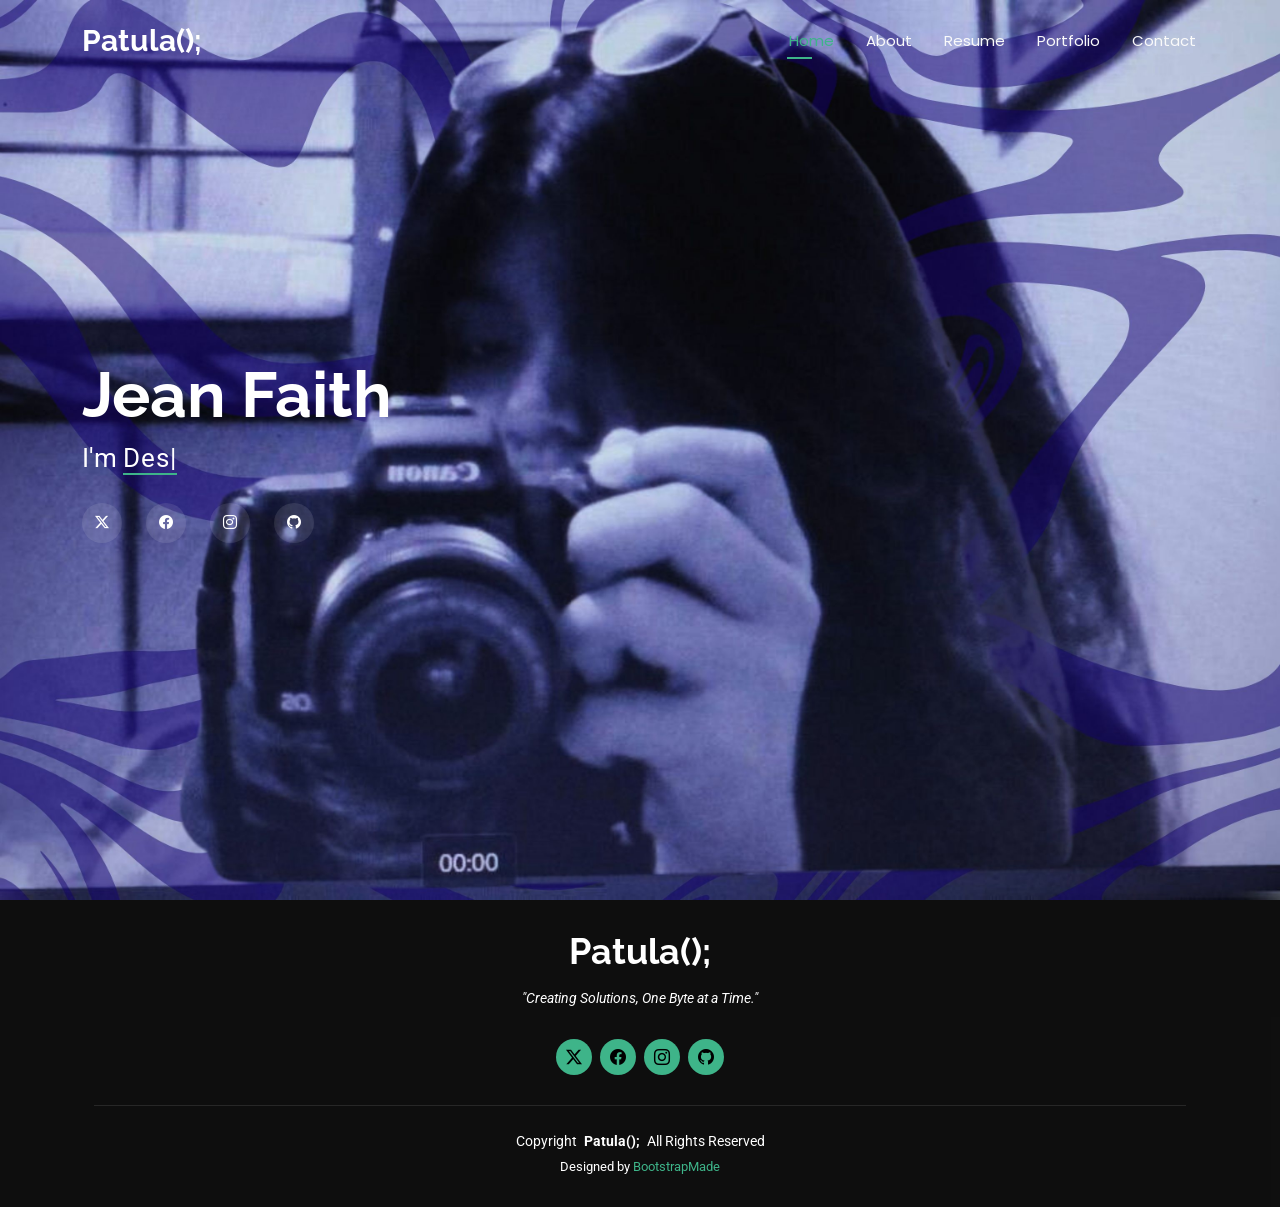
<file: index.html>
<!DOCTYPE html>
<html lang="en">

<head>
  <meta charset="utf-8">
  <meta content="width=device-width, initial-scale=1.0" name="viewport">
  <title>Jean Faith Marie Patula | Personal Website</title>
  <meta name="description" content="">
  <meta name="keywords" content="">

  <!-- Favicons -->
<link href="assets/img/favicon.png" rel="icon">
<link href="assets/img/apple-touch-icon.png" rel="apple-touch-icon">


  <!-- Fonts -->
  <link href="https://fonts.googleapis.com" rel="preconnect">
  <link href="https://fonts.gstatic.com" rel="preconnect" crossorigin>
  <link href="https://fonts.googleapis.com/css2?family=Roboto:ital,wght@0,100;0,300;0,400;0,500;0,700;0,900;1,100;1,300;1,400;1,500;1,700;1,900&family=Poppins:ital,wght@0,100;0,200;0,300;0,400;0,500;0,600;0,700;0,800;0,900;1,100;1,200;1,300;1,400;1,500;1,600;1,700;1,800;1,900&family=Raleway:ital,wght@0,100;0,200;0,300;0,400;0,500;0,600;0,700;0,800;0,900;1,100;1,200;1,300;1,400;1,500;1,600;1,700;1,800;1,900&display=swap" rel="stylesheet">

  <!-- Vendor CSS Files -->
  <link href="assets/vendor/bootstrap/css/bootstrap.min.css" rel="stylesheet">
  <link href="assets/vendor/bootstrap-icons/bootstrap-icons.css" rel="stylesheet">
  <link href="assets/vendor/aos/aos.css" rel="stylesheet">
  <link href="assets/vendor/swiper/swiper-bundle.min.css" rel="stylesheet">
  <link href="assets/vendor/glightbox/css/glightbox.min.css" rel="stylesheet">

  <!-- Main CSS File -->
  <link href="assets/css/main.css" rel="stylesheet">

  <!-- =======================================================
  * Template Name: Personal
  * Template URL: https://bootstrapmade.com/personal-free-resume-bootstrap-template/
  * Updated: Aug 07 2024 with Bootstrap v5.3.3
  * Author: BootstrapMade.com
  * License: https://bootstrapmade.com/license/
  ======================================================== -->
</head>

<body class="index-page">

  <header id="header" class="header d-flex align-items-center fixed-top">
    <div class="container-fluid container-xl position-relative d-flex align-items-center justify-content-between">

      <a href="index.html" class="logo d-flex align-items-center">
        <!-- Uncomment the line below if you also wish to use an image logo -->
        <!-- <img src="assets/img/logo.png" alt=""> -->
        <h1 class="sitename">Patula();</h1>
      </a>

      <nav id="navmenu" class="navmenu">
        <ul>
          <li><a href="index.html" class="active">Home</a></li>
          <li><a href="about.html">About</a></li>
          <li><a href="resume.html">Resume</a></li>
          <li><a href="portfolio.html">Portfolio</a></li>
          <!-- <li class="dropdown"><a href="#"><span>Dropdown</span> <i class="bi bi-chevron-down toggle-dropdown"></i></a>
          <ul>
              <li><a href="#">Dropdown 1</a></li>
              <li class="dropdown"><a href="#"><span>Deep Dropdown</span> <i class="bi bi-chevron-down toggle-dropdown"></i></a>
                <ul>
                  <li><a href="#">Deep Dropdown 1</a></li>
                  <li><a href="#">Deep Dropdown 2</a></li>
                  <li><a href="#">Deep Dropdown 3</a></li>
                  <li><a href="#">Deep Dropdown 4</a></li>
                  <li><a href="#">Deep Dropdown 5</a></li>
                </ul>
              </li>
              <li><a href="#">Dropdown 2</a></li>
              <li><a href="#">Dropdown 3</a></li>
              <li><a href="#">Dropdown 4</a></li>
            </ul>
          </li> -->
          <li><a href="contact.html">Contact</a></li>
        </ul>
        <i class="mobile-nav-toggle d-xl-none bi bi-list"></i>
      </nav>

    </div>
  </header>

  <main class="main">

    <!-- Hero Section -->
    <section id="hero" class="hero section dark-background">

      <img src="assets/img/peyt.jpg" alt="" data-aos="fade-in">

      <div class="container" data-aos="zoom-out" data-aos-delay="100">
        <h2>Jean Faith</h2>
        <p>I'm <span class="typed" data-typed-items="Designer, Developer, Freelancer, Photographer">Photographer</span><span class="typed-cursor typed-cursor--blink"></span></p>
        <div class="social-links">
          <a href="https://x.com/pitpitpeytt"><i class="bi bi-twitter-x"></i></a>
          <a href="https://www.facebook.com/ikigaii3/"><i class="bi bi-facebook"></i></a>
          <a href="https://www.instagram.com/peyt_zx/"><i class="bi bi-instagram"></i></a>
          <a href="https://github.com/JFMPatula"><i class="bi bi-github"></i></a>
        </div>
      </div>

    </section><!-- /Hero Section -->

  </main>

  <footer id="footer" class="footer dark-background">
    <div class="container">
      <h3 class="sitename">Patula();</h3>
      <p>"Creating Solutions, One Byte at a Time."</p>
      <div class="social-links d-flex justify-content-center">
        <a href="https://x.com/pitpitpeytt"><i class="bi bi-twitter-x"></i></a>
        <a href="https://www.facebook.com/ikigaii3/"><i class="bi bi-facebook"></i></a>
        <a href="https://www.instagram.com/peyt_zx/"><i class="bi bi-instagram"></i></a>
        <a href="https://github.com/JFMPatula"><i class="bi bi-github"></i></a>
        
      </div>
      <div class="container">
        <div class="copyright">
          <span>Copyright</span> <strong class="px-1 sitename">Patula();</strong> <span>All Rights Reserved</span>
        </div>
        <div class="credits">
          <!-- All the links in the footer should remain intact. -->
          <!-- You can delete the links only if you've purchased the pro version. -->
          <!-- Licensing information: https://bootstrapmade.com/license/ -->
          <!-- Purchase the pro version with working PHP/AJAX contact form: [buy-url] -->
          Designed by <a href="https://bootstrapmade.com/">BootstrapMade</a>
        </div>
      </div>
    </div>
  </footer>

  <!-- Scroll Top -->
  <a href="#" id="scroll-top" class="scroll-top d-flex align-items-center justify-content-center"><i class="bi bi-arrow-up-short"></i></a>



  <!-- Preloader -->
  <div id="preloader"></div>

  <!-- Vendor JS Files -->
  <script src="assets/vendor/bootstrap/js/bootstrap.bundle.min.js"></script>
  <script src="assets/vendor/php-email-form/validate.js"></script>
  <script src="assets/vendor/aos/aos.js"></script>
  <script src="assets/vendor/typed.js/typed.umd.js"></script>
  <script src="assets/vendor/purecounter/purecounter_vanilla.js"></script>
  <script src="assets/vendor/waypoints/noframework.waypoints.js"></script>
  <script src="assets/vendor/swiper/swiper-bundle.min.js"></script>
  <script src="assets/vendor/glightbox/js/glightbox.min.js"></script>
  <script src="assets/vendor/imagesloaded/imagesloaded.pkgd.min.js"></script>
  <script src="assets/vendor/isotope-layout/isotope.pkgd.min.js"></script>

  <!-- Main JS File -->
  <script src="assets/js/main.js"></script>

</body>

</html>
</file>
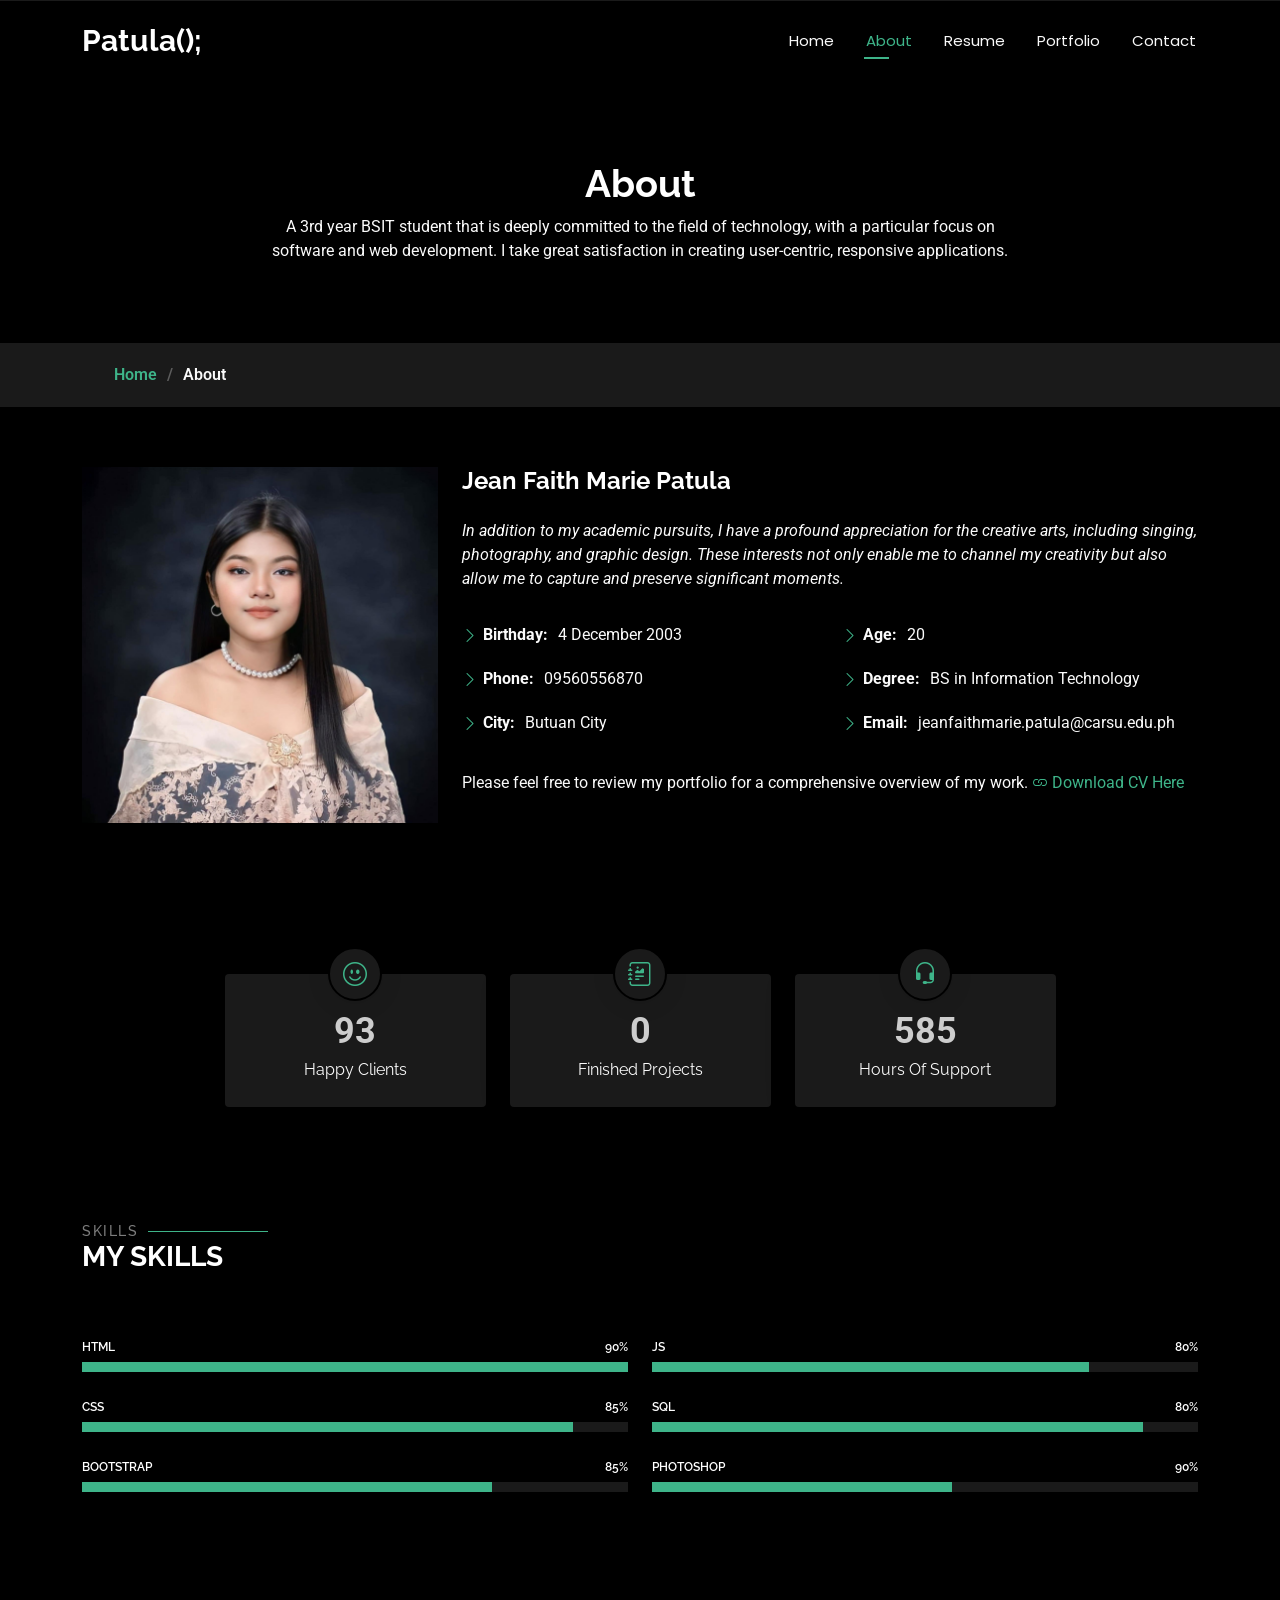
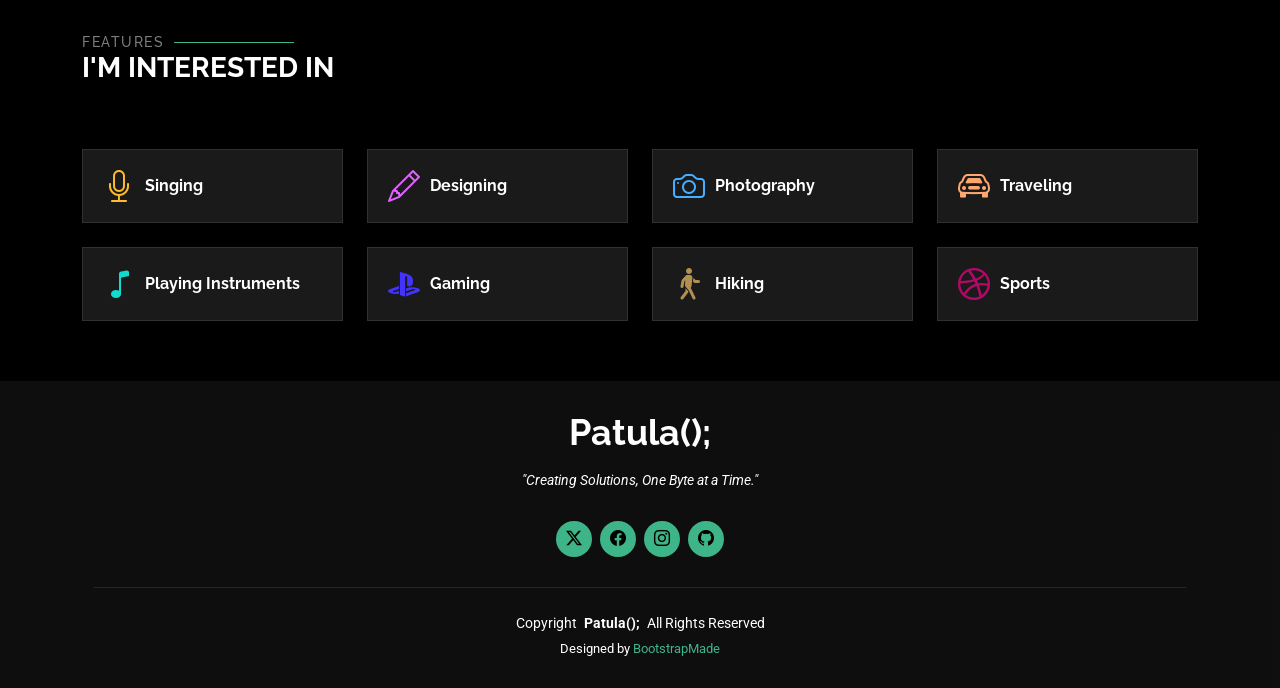
<file: about.html>
<!DOCTYPE html>
<html lang="en">

<head>
  <meta charset="utf-8">
  <meta content="width=device-width, initial-scale=1.0" name="viewport">
  <title>Jean Faith Marie Patula | Personal Website</title>
  <meta name="description" content="">
  <meta name="keywords" content="">

<!-- Favicons -->
<link href="assets/img/favicon.png" rel="icon">
<link href="assets/img/apple-touch-icon.png" rel="apple-touch-icon">


  <!-- Fonts -->
  <link href="https://fonts.googleapis.com" rel="preconnect">
  <link href="https://fonts.gstatic.com" rel="preconnect" crossorigin>
  <link href="https://fonts.googleapis.com/css2?family=Roboto:ital,wght@0,100;0,300;0,400;0,500;0,700;0,900;1,100;1,300;1,400;1,500;1,700;1,900&family=Poppins:ital,wght@0,100;0,200;0,300;0,400;0,500;0,600;0,700;0,800;0,900;1,100;1,200;1,300;1,400;1,500;1,600;1,700;1,800;1,900&family=Raleway:ital,wght@0,100;0,200;0,300;0,400;0,500;0,600;0,700;0,800;0,900;1,100;1,200;1,300;1,400;1,500;1,600;1,700;1,800;1,900&display=swap" rel="stylesheet">

  <!-- Vendor CSS Files -->
  <link href="assets/vendor/bootstrap/css/bootstrap.min.css" rel="stylesheet">
  <link href="assets/vendor/bootstrap-icons/bootstrap-icons.css" rel="stylesheet">
  <link href="assets/vendor/aos/aos.css" rel="stylesheet">
  <link href="assets/vendor/swiper/swiper-bundle.min.css" rel="stylesheet">
  <link href="assets/vendor/glightbox/css/glightbox.min.css" rel="stylesheet">

  <!-- Main CSS File -->
  <link href="assets/css/main.css" rel="stylesheet">

  <!-- =======================================================
  * Template Name: Personal
  * Template URL: https://bootstrapmade.com/personal-free-resume-bootstrap-template/
  * Updated: Aug 07 2024 with Bootstrap v5.3.3
  * Author: BootstrapMade.com
  * License: https://bootstrapmade.com/license/
  ======================================================== -->
</head>

<body class="about-page">

  <header id="header" class="header d-flex align-items-center fixed-top">
    <div class="container-fluid container-xl position-relative d-flex align-items-center justify-content-between">

      <a href="index.html" class="logo d-flex align-items-center">
        <!-- Uncomment the line below if you also wish to use an image logo -->
        <!-- <img src="assets/img/logo.png" alt=""> -->
        <h1 class="sitename">Patula();</h1>
      </a>

      <nav id="navmenu" class="navmenu">
        <ul>
          <li><a href="index.html">Home</a></li>
          <li><a href="about.html" class="active">About</a></li>
          <li><a href="resume.html">Resume</a></li>
          <li><a href="portfolio.html">Portfolio</a></li>
          <!-- <li class="dropdown"><a href="#"><span>Dropdown</span> <i class="bi bi-chevron-down toggle-dropdown"></i></a>
            <ul>
              <li><a href="#">Dropdown 1</a></li>
              <li class="dropdown"><a href="#"><span>Deep Dropdown</span> <i class="bi bi-chevron-down toggle-dropdown"></i></a>
                <ul>
                  <li><a href="#">Deep Dropdown 1</a></li>
                  <li><a href="#">Deep Dropdown 2</a></li>
                  <li><a href="#">Deep Dropdown 3</a></li>
                  <li><a href="#">Deep Dropdown 4</a></li>
                  <li><a href="#">Deep Dropdown 5</a></li>
                </ul>
              </li>
              <li><a href="#">Dropdown 2</a></li>
              <li><a href="#">Dropdown 3</a></li>
              <li><a href="#">Dropdown 4</a></li>
            </ul>
          </li> -->
          <li><a href="contact.html">Contact</a></li>
        </ul>
        <i class="mobile-nav-toggle d-xl-none bi bi-list"></i>
      </nav>

    </div>
  </header>

  <main class="main">

    <!-- Page Title -->
    <div class="page-title" data-aos="fade">
      <div class="heading">
        <div class="container">
          <div class="row d-flex justify-content-center text-center">
            <div class="col-lg-8">
              <h1>About</h1>
              <p class="mb-0">A 3rd year BSIT student that is deeply committed to the field of technology, with a particular focus on software and web development. I take great satisfaction in creating user-centric, responsive applications.</p>
            </div>
          </div>
        </div>
      </div>
      <nav class="breadcrumbs">
        <div class="container">
          <ol>
            <li><a href="index.html">Home</a></li>
            <li class="current">About</li>
          </ol>
        </div>
      </nav>
    </div><!-- End Page Title -->

    <!-- About Section -->
    <section id="about" class="about section">

      <div class="container" data-aos="fade-up" data-aos-delay="100">

        <div class="row gy-4 justify-content-center">
          <div class="col-lg-4">
            <img src="assets/img/profile.jpg" class="img-fluid" alt="">
          </div>
          <div class="col-lg-8 content">
            <h2>Jean Faith Marie Patula</h2>
            <p class="fst-italic py-3">
              In addition to my academic pursuits, I have a profound appreciation for the creative arts, including singing, photography, and graphic design. These interests not only enable me to channel my creativity but also allow me to capture and preserve significant moments. 
            </p>
            <div class="row">
              <div class="col-lg-6">
                <ul>
                  <li><i class="bi bi-chevron-right"></i> <strong>Birthday:</strong> <span>4 December 2003</span></li>
                  <li><i class="bi bi-chevron-right"></i> <strong>Phone:</strong> <span>09560556870</span></li>
                  <li><i class="bi bi-chevron-right"></i> <strong>City:</strong> <span>Butuan City</span></li>
                </ul>
              </div>
              <div class="col-lg-6">
                <ul>
                  <li><i class="bi bi-chevron-right"></i> <strong>Age:</strong> <span>20</span></li>
                  <li><i class="bi bi-chevron-right"></i> <strong>Degree:</strong> <span>BS in Information Technology</span></li>
                  <li><i class="bi bi-chevron-right"></i> <strong>Email:</strong> <span>jeanfaithmarie.patula@carsu.edu.ph</span></li>
                </ul>
              </div>
            </div>
            <p class="py-3">
              Please feel free to review my portfolio for a comprehensive overview of my work.
              
              <!-- Add your link here -->
              <a href="https://www.dropbox.com/scl/fi/artigrbbyx67ubza38ywu/Patula_CV.pdf?rlkey=30dddrc968sm5jwblnj5siqlz&st=nqty28dt&dl=0" class="text-decoration-none">
                <i class="bi bi-link"></i> Download CV Here
              </a>
            </p>
            
          </div>
        </div>

      </div>

    </section><!-- /About Section -->

    <!-- Stats Section -->
<section id="stats" class="stats section d-flex justify-content-center">

  <div class="container text-center" data-aos="fade-up" data-aos-delay="100">

    <div class="row gy-4 justify-content-center">
      <div class="col-lg-3 col-md-6 d-flex flex-column align-items-center">
        <i class="bi bi-emoji-smile"></i>
        <div class="stats-item">
          <span data-purecounter-start="0" data-purecounter-end="232" data-purecounter-duration="1" class="purecounter"></span>
          <p>Happy Clients</p>
        </div>
      </div><!-- End Stats Item -->

      <div class="col-lg-3 col-md-6 d-flex flex-column align-items-center">
        <i class="bi bi-journal-richtext"></i>
        <div class="stats-item">
          <span data-purecounter-start="0" data-purecounter-end="1" data-purecounter-duration="1" class="purecounter"></span>
          <p>Finished Projects</p>
        </div>
      </div><!-- End Stats Item -->

      <div class="col-lg-3 col-md-6 d-flex flex-column align-items-center">
        <i class="bi bi-headset"></i>
        <div class="stats-item">
          <span data-purecounter-start="0" data-purecounter-end="1463" data-purecounter-duration="1" class="purecounter"></span>
          <p>Hours Of Support</p>
        </div>
      </div><!-- End Stats Item -->
    </div>

  </div>

</section>


       

    <!-- Skills Section -->
    <section id="skills" class="skills section">

      <!-- Section Title -->
      <div class="container section-title" data-aos="fade-up">
        <h2>Skills</h2>
        <div><span>My</span> <span class="description-title">Skills</span></div>
      </div><!-- End Section Title -->

      <div class="container" data-aos="fade-up" data-aos-delay="100">

        <div class="row skills-content skills-animation">

          <div class="col-lg-6">

            <div class="progress">
              <span class="skill"><span>HTML</span> <i class="val">90%</i></span>
              <div class="progress-bar-wrap">
                <div class="progress-bar" role="progressbar" aria-valuenow="100" aria-valuemin="0" aria-valuemax="100"></div>
              </div>
            </div><!-- End Skills Item -->

            <div class="progress">
              <span class="skill"><span>CSS</span> <i class="val">85%</i></span>
              <div class="progress-bar-wrap">
                <div class="progress-bar" role="progressbar" aria-valuenow="90" aria-valuemin="0" aria-valuemax="100"></div>
              </div>
            </div><!-- End Skills Item -->

            <div class="progress">
              <span class="skill"><span>Bootstrap</span> <i class="val">85%</i></span>
              <div class="progress-bar-wrap">
                <div class="progress-bar" role="progressbar" aria-valuenow="75" aria-valuemin="0" aria-valuemax="100"></div>
              </div>
            </div><!-- End Skills Item -->

          </div>

          <div class="col-lg-6">

            <div class="progress">
              <span class="skill"><span>JS</span> <i class="val">80%</i></span>
              <div class="progress-bar-wrap">
                <div class="progress-bar" role="progressbar" aria-valuenow="80" aria-valuemin="0" aria-valuemax="100"></div>
              </div>
            </div><!-- End Skills Item -->

            <div class="progress">
              <span class="skill"><span>SQL</span> <i class="val">80%</i></span>
              <div class="progress-bar-wrap">
                <div class="progress-bar" role="progressbar" aria-valuenow="90" aria-valuemin="0" aria-valuemax="100"></div>
              </div>
            </div><!-- End Skills Item -->

            <div class="progress">
              <span class="skill"><span>Photoshop</span> <i class="val">90%</i></span>
              <div class="progress-bar-wrap">
                <div class="progress-bar" role="progressbar" aria-valuenow="55" aria-valuemin="0" aria-valuemax="100"></div>
              </div>
            </div><!-- End Skills Item -->

          </div>

        </div>

      </div>

    </section><!-- /Skills Section -->

    <!-- Interests Section -->
    <section id="interests" class="interests section">

      <!-- Section Title -->
      <div class="container section-title" data-aos="fade-up">
        <h2>Features</h2>
        <div><span>I'm</span> <span class="description-title">interested in</span></div>
      </div><!-- End Section Title -->

      <div class="container">

        <div class="row gy-4">

          <div class="col-lg-3 col-md-4" data-aos="fade-up" data-aos-delay="100">
            <div class="features-item">
              <i class="bi bi-mic" style="color: #ffbb2c;"></i>
              <h3><a href="" class="stretched-link">Singing</a></h3>
            </div>
          </div><!-- End Feature Item -->

      

          <div class="col-lg-3 col-md-4" data-aos="fade-up" data-aos-delay="400">
            <div class="features-item">
              <i class="bi bi-pencil" style="color: #e361ff;"></i>
              <h3><a href="" class="stretched-link">Designing</a></h3>
            </div>
          </div><!-- End Feature Item -->

          <div class="col-lg-3 col-md-4" data-aos="fade-up" data-aos-delay="500">
            <div class="features-item">
              <i class="bi bi-camera" style="color: #47aeff;"></i>
              <h3><a href="" class="stretched-link">Photography</a></h3>
            </div>
          </div><!-- End Feature Item -->

          <div class="col-lg-3 col-md-4" data-aos="fade-up" data-aos-delay="600">
            <div class="features-item">
              <i class="bi bi-car-front" style="color: #ffa76e;"></i>
              <h3><a href="" class="stretched-link">Traveling</a></h3>
            </div>
          </div><!-- End Feature Item -->

          <div class="col-lg-3 col-md-4" data-aos="fade-up" data-aos-delay="700">
            <div class="features-item">
              <i class="bi bi-music-note" style="color: #11dbcf;"></i>
              <h3><a href="" class="stretched-link">Playing Instruments</a></h3>
            </div>
          </div><!-- End Feature Item -->

          <div class="col-lg-3 col-md-4" data-aos="fade-up" data-aos-delay="800">
            <div class="features-item">
              <i class="bi bi-playstation" style="color: #4233ff;"></i>
              <h3><a href="" class="stretched-link">Gaming</a></h3>
            </div>
          </div><!-- End Feature Item -->

          <div class="col-lg-3 col-md-4" data-aos="fade-up" data-aos-delay="900">
            <div class="features-item">
              <i class="bi bi-person-walking" style="color: #b2904f;"></i>
              <h3><a href="" class="stretched-link">Hiking</a></h3>
            </div>
          </div><!-- End Feature Item -->

          <div class="col-lg-3 col-md-4" data-aos="fade-up" data-aos-delay="1000">
            <div class="features-item">
              <i class="bi bi-dribbble" style="color: #b20969;"></i>
              <h3><a href="" class="stretched-link">Sports</a></h3>
            </div>
          </div><!-- End Feature Item -->

        </div>

      </div>

    </section><!-- /Interests Section -->


  </main>

  <footer id="footer" class="footer dark-background">
    <div class="container">
      <h3 class="sitename">Patula();</h3>
      <p>"Creating Solutions, One Byte at a Time."</p>
      <div class="social-links d-flex justify-content-center">
        <a href="https://x.com/pitpitpeytt"><i class="bi bi-twitter-x"></i></a>
        <a href="https://www.facebook.com/ikigaii3/"><i class="bi bi-facebook"></i></a>
        <a href="https://www.instagram.com/peyt_zx/"><i class="bi bi-instagram"></i></a>
        <a href="https://github.com/JFMPatula"><i class="bi bi-github"></i></a>
        
      </div>
      <div class="container">
        <div class="copyright">
          <span>Copyright</span> <strong class="px-1 sitename">Patula();</strong> <span>All Rights Reserved</span>
        </div>
        <div class="credits">
          <!-- All the links in the footer should remain intact. -->
          <!-- You can delete the links only if you've purchased the pro version. -->
          <!-- Licensing information: https://bootstrapmade.com/license/ -->
          <!-- Purchase the pro version with working PHP/AJAX contact form: [buy-url] -->
          Designed by <a href="https://bootstrapmade.com/">BootstrapMade</a>
        </div>
      </div>
    </div>
  </footer>

  <!-- Scroll Top -->
  <a href="#" id="scroll-top" class="scroll-top d-flex align-items-center justify-content-center"><i class="bi bi-arrow-up-short"></i></a>

  <!-- Preloader -->
  <div id="preloader"></div>

  <!-- Vendor JS Files -->
  <script src="assets/vendor/bootstrap/js/bootstrap.bundle.min.js"></script>
  <script src="assets/vendor/php-email-form/validate.js"></script>
  <script src="assets/vendor/aos/aos.js"></script>
  <script src="assets/vendor/typed.js/typed.umd.js"></script>
  <script src="assets/vendor/purecounter/purecounter_vanilla.js"></script>
  <script src="assets/vendor/waypoints/noframework.waypoints.js"></script>
  <script src="assets/vendor/swiper/swiper-bundle.min.js"></script>
  <script src="assets/vendor/glightbox/js/glightbox.min.js"></script>
  <script src="assets/vendor/imagesloaded/imagesloaded.pkgd.min.js"></script>
  <script src="assets/vendor/isotope-layout/isotope.pkgd.min.js"></script>

  <!-- Main JS File -->
  <script src="assets/js/main.js"></script>

</body>

</html>
</file>
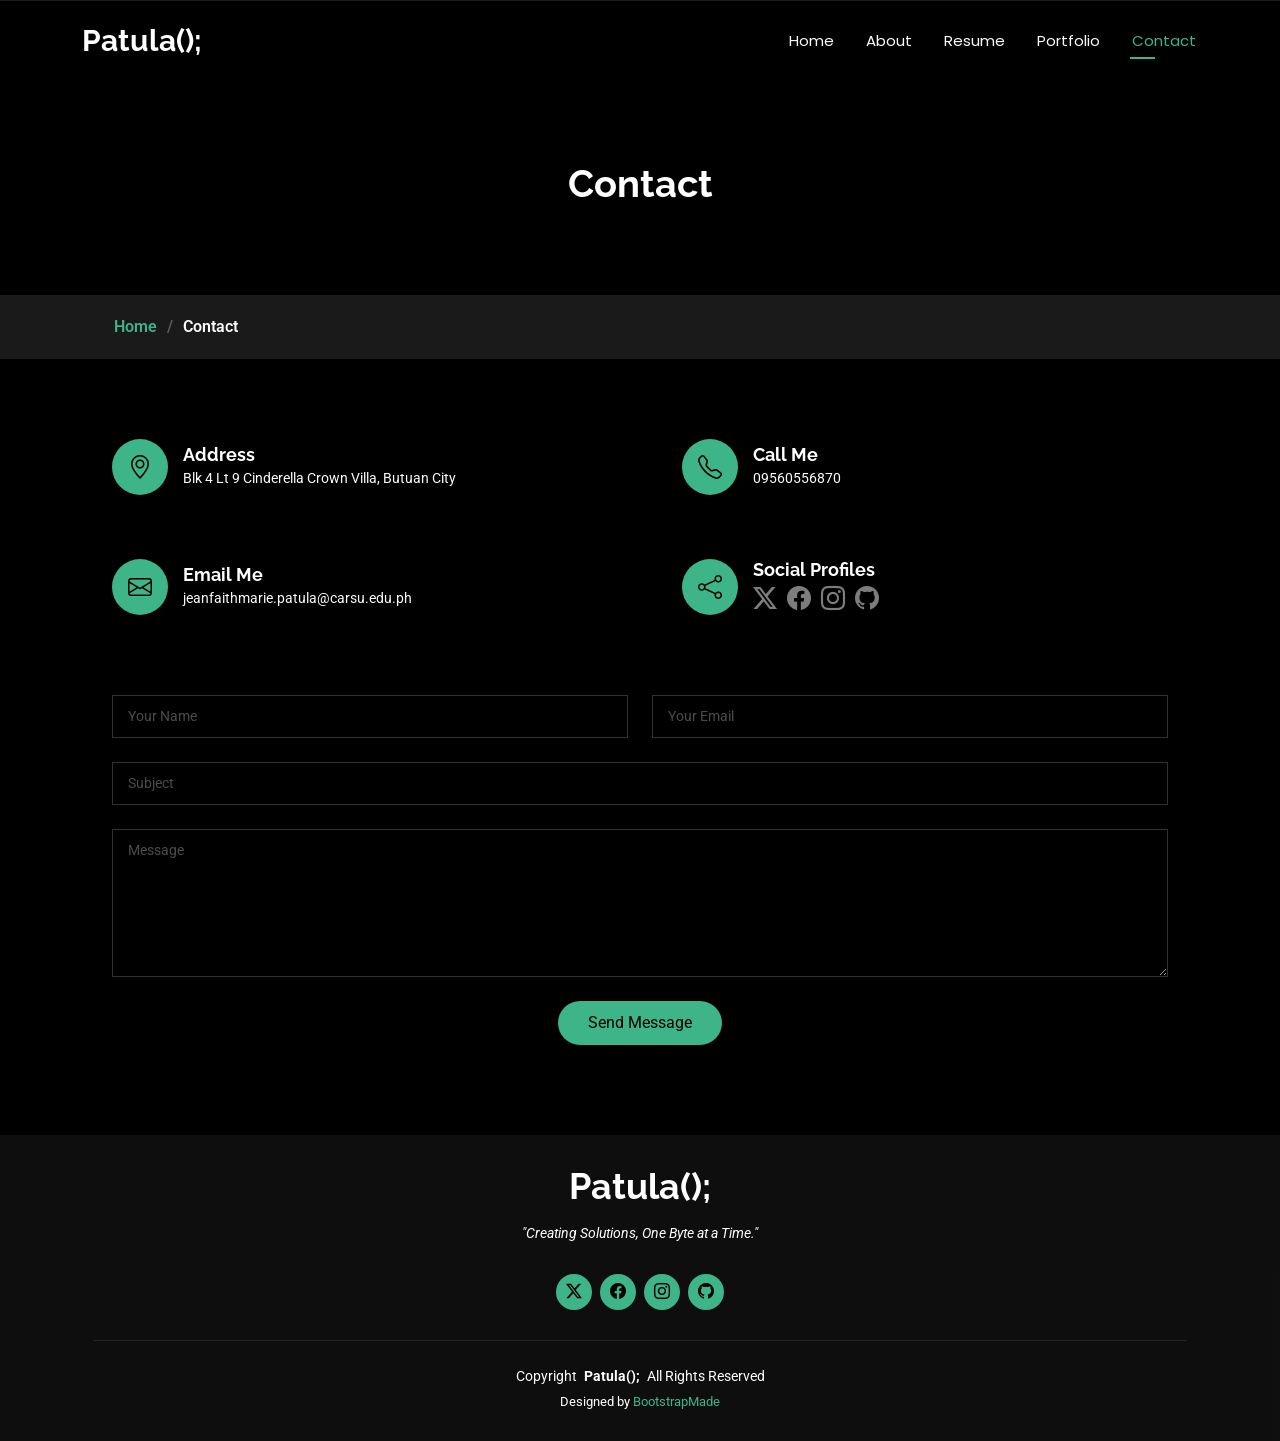
<file: contact.html>
<!DOCTYPE html>
<html lang="en">

<head>
  <meta charset="utf-8">
  <meta content="width=device-width, initial-scale=1.0" name="viewport">
  <title>Jean Faith Marie Patula | Personal Website</title>
  <meta name="description" content="">
  <meta name="keywords" content="">

<!-- Favicons -->
<link href="assets/img/favicon.png" rel="icon">
<link href="assets/img/apple-touch-icon.png" rel="apple-touch-icon">


  <!-- Fonts -->
  <link href="https://fonts.googleapis.com" rel="preconnect">
  <link href="https://fonts.gstatic.com" rel="preconnect" crossorigin>
  <link href="https://fonts.googleapis.com/css2?family=Roboto:ital,wght@0,100;0,300;0,400;0,500;0,700;0,900;1,100;1,300;1,400;1,500;1,700;1,900&family=Poppins:ital,wght@0,100;0,200;0,300;0,400;0,500;0,600;0,700;0,800;0,900;1,100;1,200;1,300;1,400;1,500;1,600;1,700;1,800;1,900&family=Raleway:ital,wght@0,100;0,200;0,300;0,400;0,500;0,600;0,700;0,800;0,900;1,100;1,200;1,300;1,400;1,500;1,600;1,700;1,800;1,900&display=swap" rel="stylesheet">

  <!-- Vendor CSS Files -->
  <link href="assets/vendor/bootstrap/css/bootstrap.min.css" rel="stylesheet">
  <link href="assets/vendor/bootstrap-icons/bootstrap-icons.css" rel="stylesheet">
  <link href="assets/vendor/aos/aos.css" rel="stylesheet">
  <link href="assets/vendor/swiper/swiper-bundle.min.css" rel="stylesheet">
  <link href="assets/vendor/glightbox/css/glightbox.min.css" rel="stylesheet">

  <!-- Main CSS File -->
  <link href="assets/css/main.css" rel="stylesheet">

  <!-- =======================================================
  * Template Name: Personal
  * Template URL: https://bootstrapmade.com/personal-free-resume-bootstrap-template/
  * Updated: Aug 07 2024 with Bootstrap v5.3.3
  * Author: BootstrapMade.com
  * License: https://bootstrapmade.com/license/
  ======================================================== -->
</head>

<body class="contact-page">

  <header id="header" class="header d-flex align-items-center fixed-top">
    <div class="container-fluid container-xl position-relative d-flex align-items-center justify-content-between">

      <a href="index.html" class="logo d-flex align-items-center">
        <!-- Uncomment the line below if you also wish to use an image logo -->
        <!-- <img src="assets/img/logo.png" alt=""> -->
        <h1 class="sitename">Patula();</h1>
      </a>

      <nav id="navmenu" class="navmenu">
        <ul>
          <li><a href="index.html">Home</a></li>
          <li><a href="about.html">About</a></li>
          <li><a href="resume.html">Resume</a></li>
          <li><a href="portfolio.html">Portfolio</a></li>
          <!-- <li class="dropdown"><a href="#"><span>Dropdown</span> <i class="bi bi-chevron-down toggle-dropdown"></i></a>
            <ul>
              <li><a href="#">Dropdown 1</a></li>
              <li class="dropdown"><a href="#"><span>Deep Dropdown</span> <i class="bi bi-chevron-down toggle-dropdown"></i></a>
                <ul>
                  <li><a href="#">Deep Dropdown 1</a></li>
                  <li><a href="#">Deep Dropdown 2</a></li>
                  <li><a href="#">Deep Dropdown 3</a></li>
                  <li><a href="#">Deep Dropdown 4</a></li>
                  <li><a href="#">Deep Dropdown 5</a></li>
                </ul>
              </li>
              <li><a href="#">Dropdown 2</a></li>
              <li><a href="#">Dropdown 3</a></li>
              <li><a href="#">Dropdown 4</a></li>
            </ul>
          </li> -->
          <li><a href="contact.html" class="active">Contact</a></li>
        </ul>
        <i class="mobile-nav-toggle d-xl-none bi bi-list"></i>
      </nav>

    </div>
  </header>

  <main class="main">

    <!-- Page Title -->
    <div class="page-title" data-aos="fade">
      <div class="heading">
        <div class="container">
          <div class="row d-flex justify-content-center text-center">
            <div class="col-lg-8">
              <h1>Contact</h1>
            </div>
          </div>
        </div>
      </div>
      <nav class="breadcrumbs">
        <div class="container">
          <ol>
            <li><a href="index.html">Home</a></li>
            <li class="current">Contact</li>
          </ol>
        </div>
      </nav>
    </div><!-- End Page Title -->

    <!-- Contact Section -->
    <section id="contact" class="contact section">

      <div class="container" data-aos="fade-up" data-aos-delay="100">

        <div class="row gy-4">

          <div class="col-md-6">
            <div class="info-item d-flex align-items-center" data-aos="fade-up" data-aos-delay="200">
              <i class="icon bi bi-geo-alt flex-shrink-0"></i>
              <div>
                <h3>Address</h3>
                <p>Blk 4 Lt 9 Cinderella Crown Villa, Butuan City</p>
              </div>
            </div>
          </div><!-- End Info Item -->

          <div class="col-md-6">
            <div class="info-item d-flex align-items-center" data-aos="fade-up" data-aos-delay="300">
              <i class="icon bi bi-telephone flex-shrink-0"></i>
              <div>
                <h3>Call Me</h3>
                <p>09560556870</p>
              </div>
            </div>
          </div><!-- End Info Item -->

          <div class="col-md-6">
            <div class="info-item d-flex align-items-center" data-aos="fade-up" data-aos-delay="400">
              <i class="icon bi bi-envelope flex-shrink-0"></i>
              <div>
                <h3>Email Me</h3>
                <p>jeanfaithmarie.patula@carsu.edu.ph</p>
              </div>
            </div>
          </div><!-- End Info Item -->

          <div class="col-md-6">
            <div class="info-item d-flex align-items-center" data-aos="fade-up" data-aos-delay="500">
              <i class="icon bi bi-share flex-shrink-0"></i>
              <div>
                <h3>Social Profiles</h3>
                <div class="social-links">
                  <a href="https://x.com/pitpitpeytt"><i class="bi bi-twitter-x"></i></a>
                  <a href="https://www.facebook.com/ikigaii3/"><i class="bi bi-facebook"></i></a>
                  <a href="https://www.instagram.com/peyt_zx/"><i class="bi bi-instagram"></i></a>
                  <a href="https://github.com/JFMPatula"><i class="bi bi-github"></i></a>
                  
                </div>
              </div>
            </div>
          </div><!-- End Info Item -->

        </div>

        <form action="forms/contact.php" method="post" class="php-email-form" data-aos="fade-up" data-aos-delay="600">
          <div class="row gy-4">

            <div class="col-md-6">
              <input type="text" name="name" class="form-control" placeholder="Your Name" required="">
            </div>

            <div class="col-md-6 ">
              <input type="email" class="form-control" name="email" placeholder="Your Email" required="">
            </div>

            <div class="col-md-12">
              <input type="text" class="form-control" name="subject" placeholder="Subject" required="">
            </div>

            <div class="col-md-12">
              <textarea class="form-control" name="message" rows="6" placeholder="Message" required=""></textarea>
            </div>

            <div class="col-md-12 text-center">
              <div class="loading">Loading</div>
              <div class="error-message"></div>
              <div class="sent-message">Your message has been sent. Thank you!</div>

              <button type="submit">Send Message</button>
            </div>

          </div>
        </form><!-- End Contact Form -->

      </div>

    </section><!-- /Contact Section -->

  </main>

  <footer id="footer" class="footer dark-background">
    <div class="container">
      <h3 class="sitename">Patula();</h3>
      <p>"Creating Solutions, One Byte at a Time."</p>
      <div class="social-links d-flex justify-content-center">
        <a href="https://x.com/pitpitpeytt"><i class="bi bi-twitter-x"></i></a>
        <a href="https://www.facebook.com/ikigaii3/"><i class="bi bi-facebook"></i></a>
        <a href="https://www.instagram.com/peyt_zx/"><i class="bi bi-instagram"></i></a>
        <a href="https://github.com/JFMPatula"><i class="bi bi-github"></i></a>
      </div>
      <div class="container">
        <div class="copyright">
          <span>Copyright</span> <strong class="px-1 sitename">Patula();</strong> <span>All Rights Reserved</span>
        </div>
        <div class="credits">
          <!-- All the links in the footer should remain intact. -->
          <!-- You can delete the links only if you've purchased the pro version. -->
          <!-- Licensing information: https://bootstrapmade.com/license/ -->
          <!-- Purchase the pro version with working PHP/AJAX contact form: [buy-url] -->
          Designed by <a href="https://bootstrapmade.com/">BootstrapMade</a>
        </div>
      </div>
    </div>
  </footer>

  <!-- Scroll Top -->
  <a href="#" id="scroll-top" class="scroll-top d-flex align-items-center justify-content-center"><i class="bi bi-arrow-up-short"></i></a>

  <!-- Preloader -->
  <div id="preloader"></div>

  <!-- Vendor JS Files -->
  <script src="assets/vendor/bootstrap/js/bootstrap.bundle.min.js"></script>
  <script src="assets/vendor/php-email-form/validate.js"></script>
  <script src="assets/vendor/aos/aos.js"></script>
  <script src="assets/vendor/typed.js/typed.umd.js"></script>
  <script src="assets/vendor/purecounter/purecounter_vanilla.js"></script>
  <script src="assets/vendor/waypoints/noframework.waypoints.js"></script>
  <script src="assets/vendor/swiper/swiper-bundle.min.js"></script>
  <script src="assets/vendor/glightbox/js/glightbox.min.js"></script>
  <script src="assets/vendor/imagesloaded/imagesloaded.pkgd.min.js"></script>
  <script src="assets/vendor/isotope-layout/isotope.pkgd.min.js"></script>

  <!-- Main JS File -->
  <script src="assets/js/main.js"></script>

</body>

</html>
</file>
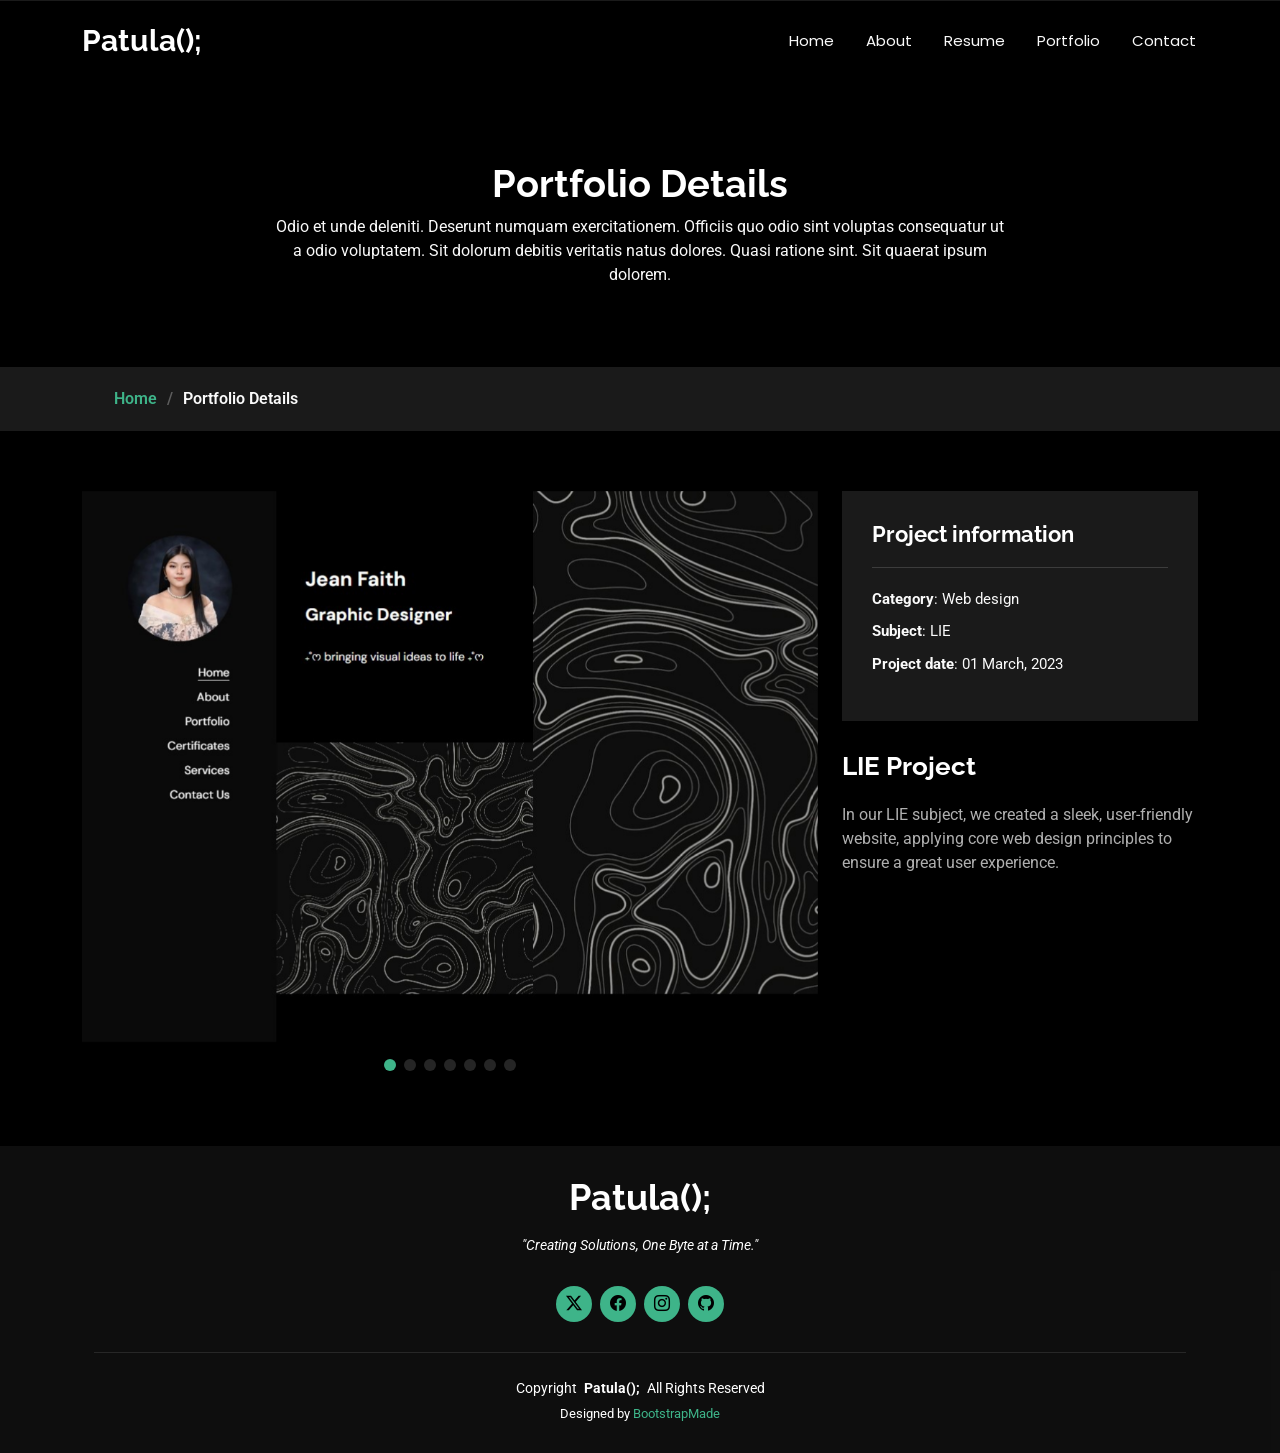
<file: portfolio-details.html>
<!DOCTYPE html>
<html lang="en">

<head>
  <meta charset="utf-8">
  <meta content="width=device-width, initial-scale=1.0" name="viewport">
  <title>Jean Faith Marie Patula | Personal Website</title>
  <meta name="description" content="">
  <meta name="keywords" content="">

  <!-- Favicons -->
<link href="assets/img/favicon.png" rel="icon">
<link href="assets/img/apple-touch-icon.png" rel="apple-touch-icon">


  <!-- Fonts -->
  <link href="https://fonts.googleapis.com" rel="preconnect">
  <link href="https://fonts.gstatic.com" rel="preconnect" crossorigin>
  <link href="https://fonts.googleapis.com/css2?family=Roboto:ital,wght@0,100;0,300;0,400;0,500;0,700;0,900;1,100;1,300;1,400;1,500;1,700;1,900&family=Poppins:ital,wght@0,100;0,200;0,300;0,400;0,500;0,600;0,700;0,800;0,900;1,100;1,200;1,300;1,400;1,500;1,600;1,700;1,800;1,900&family=Raleway:ital,wght@0,100;0,200;0,300;0,400;0,500;0,600;0,700;0,800;0,900;1,100;1,200;1,300;1,400;1,500;1,600;1,700;1,800;1,900&display=swap" rel="stylesheet">

  <!-- Vendor CSS Files -->
  <link href="assets/vendor/bootstrap/css/bootstrap.min.css" rel="stylesheet">
  <link href="assets/vendor/bootstrap-icons/bootstrap-icons.css" rel="stylesheet">
  <link href="assets/vendor/aos/aos.css" rel="stylesheet">
  <link href="assets/vendor/swiper/swiper-bundle.min.css" rel="stylesheet">
  <link href="assets/vendor/glightbox/css/glightbox.min.css" rel="stylesheet">

  <!-- Main CSS File -->
  <link href="assets/css/main.css" rel="stylesheet">

  <!-- =======================================================
  * Template Name: Personal
  * Template URL: https://bootstrapmade.com/personal-free-resume-bootstrap-template/
  * Updated: Aug 07 2024 with Bootstrap v5.3.3
  * Author: BootstrapMade.com
  * License: https://bootstrapmade.com/license/
  ======================================================== -->
</head>

<body class="portfolio-details-page">

  <header id="header" class="header d-flex align-items-center fixed-top">
    <div class="container-fluid container-xl position-relative d-flex align-items-center justify-content-between">

      <a href="index.html" class="logo d-flex align-items-center">
        <!-- Uncomment the line below if you also wish to use an image logo -->
        <!-- <img src="assets/img/logo.png" alt=""> -->
        <h1 class="sitename">Patula();</h1>
      </a>

      <nav id="navmenu" class="navmenu">
        <ul>
          <li><a href="index.html">Home</a></li>
          <li><a href="about.html">About</a></li>
          <li><a href="resume.html">Resume</a></li>
          <li><a href="portfolio.html">Portfolio</a></li>
          <!-- <li class="dropdown"><a href="#"><span>Dropdown</span> <i class="bi bi-chevron-down toggle-dropdown"></i></a>
            <ul>
              <li><a href="#">Dropdown 1</a></li>
              <li class="dropdown"><a href="#"><span>Deep Dropdown</span> <i class="bi bi-chevron-down toggle-dropdown"></i></a>
                <ul>
                  <li><a href="#">Deep Dropdown 1</a></li>
                  <li><a href="#">Deep Dropdown 2</a></li>
                  <li><a href="#">Deep Dropdown 3</a></li>
                  <li><a href="#">Deep Dropdown 4</a></li>
                  <li><a href="#">Deep Dropdown 5</a></li>
                </ul>
              </li>
              <li><a href="#">Dropdown 2</a></li>
              <li><a href="#">Dropdown 3</a></li>
              <li><a href="#">Dropdown 4</a></li>
            </ul>
          </li> -->
          <li><a href="contact.html">Contact</a></li>
        </ul>
        <i class="mobile-nav-toggle d-xl-none bi bi-list"></i>
      </nav>

    </div>
  </header>

  <main class="main">

    <!-- Page Title -->
    <div class="page-title" data-aos="fade">
      <div class="heading">
        <div class="container">
          <div class="row d-flex justify-content-center text-center">
            <div class="col-lg-8">
              <h1>Portfolio Details</h1>
              <p class="mb-0">Odio et unde deleniti. Deserunt numquam exercitationem. Officiis quo odio sint voluptas consequatur ut a odio voluptatem. Sit dolorum debitis veritatis natus dolores. Quasi ratione sint. Sit quaerat ipsum dolorem.</p>
            </div>
          </div>
        </div>
      </div>
      <nav class="breadcrumbs">
        <div class="container">
          <ol>
            <li><a href="index.html">Home</a></li>
            <li class="current">Portfolio Details</li>
          </ol>
        </div>
      </nav>
    </div><!-- End Page Title -->

    <!-- Portfolio Details Section -->
    <section id="portfolio-details" class="portfolio-details section">

      <div class="container" data-aos="fade-up" data-aos-delay="100">

        <div class="row gy-4">

          <div class="col-lg-8">
            <div class="portfolio-details-slider swiper init-swiper">

              <script type="application/json" class="swiper-config">
                {
                  "loop": true,
                  "speed": 600,
                  "autoplay": {
                    "delay": 5000
                  },
                  "slidesPerView": "auto",
                  "pagination": {
                    "el": ".swiper-pagination",
                    "type": "bullets",
                    "clickable": true
                  }
                }
              </script>

              <div class="swiper-wrapper align-items-center">

                <div class="swiper-slide">
                  <img src="assets/img/portfolio/website-1.jpg" alt="">
                </div>

                <div class="swiper-slide">
                  <img src="assets/img/portfolio/website-2.jpg" alt="">
                </div>

                <div class="swiper-slide">
                  <img src="assets/img/portfolio/website-3.jpg" alt="">
                </div>

                <div class="swiper-slide">
                  <img src="assets/img/portfolio/website-4.jpg" alt="">
                </div>

                <div class="swiper-slide">
                  <img src="assets/img/portfolio/website-5.jpg" alt="">
                </div>

                <div class="swiper-slide">
                  <img src="assets/img/portfolio/website-6.jpg" alt="">
                </div>

                <div class="swiper-slide">
                  <img src="assets/img/portfolio/website-7.jpg" alt="">
                </div>

              </div>
              <div class="swiper-pagination"></div>
            </div>
          </div>

          <div class="col-lg-4">
            <div class="portfolio-info" data-aos="fade-up" data-aos-delay="200">
              <h3>Project information</h3>
              <ul>
                <li><strong>Category</strong>: Web design</li>
                <li><strong>Subject</strong>: LIE</li>
                <li><strong>Project date</strong>: 01 March, 2023</li>
              </ul>
            </div>
            <div class="portfolio-description" data-aos="fade-up" data-aos-delay="300">
              <h2>LIE Project</h2>
              <p>
                In our LIE subject, we created a sleek, user-friendly website, applying core web design principles to ensure a great user experience.
              </p>
            </div>
          </div>

        </div>

      </div>

    </section><!-- /Portfolio Details Section -->

  </main>

  <footer id="footer" class="footer dark-background">
    <div class="container">
      <h3 class="sitename">Patula();</h3>
      <p>"Creating Solutions, One Byte at a Time."</p>
      <div class="social-links d-flex justify-content-center">
        <a href="https://x.com/pitpitpeytt"><i class="bi bi-twitter-x"></i></a>
        <a href="https://www.facebook.com/ikigaii3/"><i class="bi bi-facebook"></i></a>
        <a href="https://www.instagram.com/peyt_zx/"><i class="bi bi-instagram"></i></a>
        <a href="https://github.com/JFMPatula"><i class="bi bi-github"></i></a>
        
      </div>
      <div class="container">
        <div class="copyright">
          <span>Copyright</span> <strong class="px-1 sitename">Patula();</strong> <span>All Rights Reserved</span>
        </div>
        <div class="credits">
          <!-- All the links in the footer should remain intact. -->
          <!-- You can delete the links only if you've purchased the pro version. -->
          <!-- Licensing information: https://bootstrapmade.com/license/ -->
          <!-- Purchase the pro version with working PHP/AJAX contact form: [buy-url] -->
          Designed by <a href="https://bootstrapmade.com/">BootstrapMade</a>
        </div>
      </div>
    </div>
  </footer>

  <!-- Scroll Top -->
  <a href="#" id="scroll-top" class="scroll-top d-flex align-items-center justify-content-center"><i class="bi bi-arrow-up-short"></i></a>

  <!-- Preloader -->
  <div id="preloader"></div>

  <!-- Vendor JS Files -->
  <script src="assets/vendor/bootstrap/js/bootstrap.bundle.min.js"></script>
  <script src="assets/vendor/php-email-form/validate.js"></script>
  <script src="assets/vendor/aos/aos.js"></script>
  <script src="assets/vendor/typed.js/typed.umd.js"></script>
  <script src="assets/vendor/purecounter/purecounter_vanilla.js"></script>
  <script src="assets/vendor/waypoints/noframework.waypoints.js"></script>
  <script src="assets/vendor/swiper/swiper-bundle.min.js"></script>
  <script src="assets/vendor/glightbox/js/glightbox.min.js"></script>
  <script src="assets/vendor/imagesloaded/imagesloaded.pkgd.min.js"></script>
  <script src="assets/vendor/isotope-layout/isotope.pkgd.min.js"></script>

  <!-- Main JS File -->
  <script src="assets/js/main.js"></script>

</body>

</html>
</file>
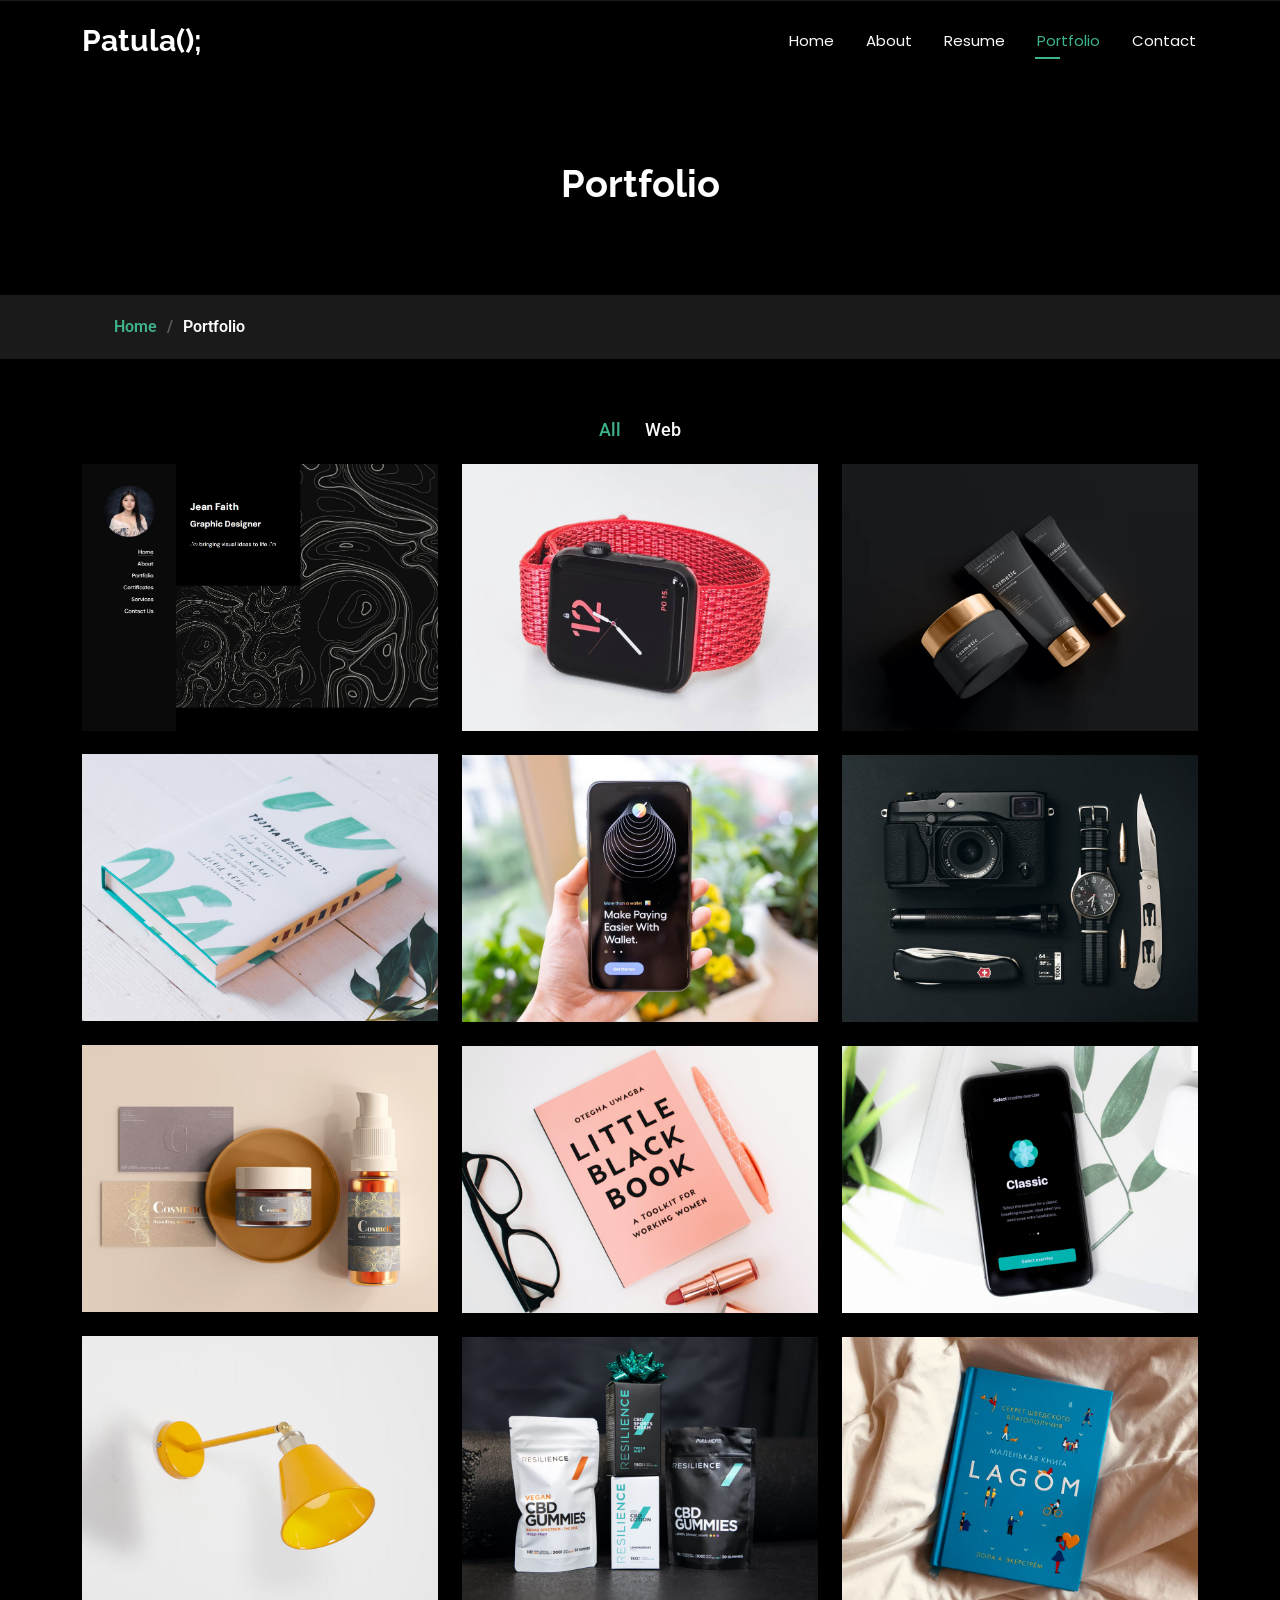
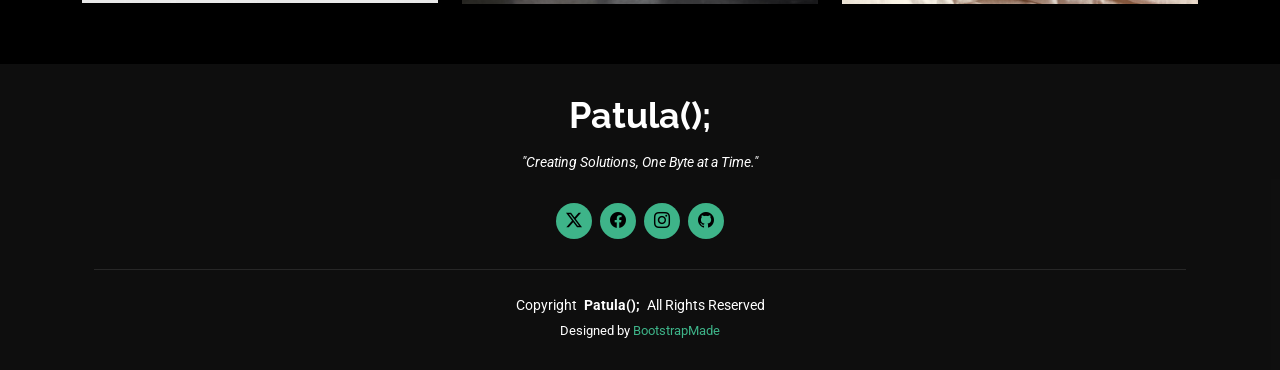
<file: portfolio.html>
<!DOCTYPE html>
<html lang="en">

<head>
  <meta charset="utf-8">
  <meta content="width=device-width, initial-scale=1.0" name="viewport">
  <title>Jean Faith Marie Patula | Personal Website</title>
  <meta name="description" content="">
  <meta name="keywords" content="">

<!-- Favicons -->
<link href="assets/img/favicon.png" rel="icon">
<link href="assets/img/apple-touch-icon.png" rel="apple-touch-icon">


  <!-- Fonts -->
  <link href="https://fonts.googleapis.com" rel="preconnect">
  <link href="https://fonts.gstatic.com" rel="preconnect" crossorigin>
  <link href="https://fonts.googleapis.com/css2?family=Roboto:ital,wght@0,100;0,300;0,400;0,500;0,700;0,900;1,100;1,300;1,400;1,500;1,700;1,900&family=Poppins:ital,wght@0,100;0,200;0,300;0,400;0,500;0,600;0,700;0,800;0,900;1,100;1,200;1,300;1,400;1,500;1,600;1,700;1,800;1,900&family=Raleway:ital,wght@0,100;0,200;0,300;0,400;0,500;0,600;0,700;0,800;0,900;1,100;1,200;1,300;1,400;1,500;1,600;1,700;1,800;1,900&display=swap" rel="stylesheet">

  <!-- Vendor CSS Files -->
  <link href="assets/vendor/bootstrap/css/bootstrap.min.css" rel="stylesheet">
  <link href="assets/vendor/bootstrap-icons/bootstrap-icons.css" rel="stylesheet">
  <link href="assets/vendor/aos/aos.css" rel="stylesheet">
  <link href="assets/vendor/swiper/swiper-bundle.min.css" rel="stylesheet">
  <link href="assets/vendor/glightbox/css/glightbox.min.css" rel="stylesheet">

  <!-- Main CSS File -->
  <link href="assets/css/main.css" rel="stylesheet">

  <!-- =======================================================
  * Template Name: Personal
  * Template URL: https://bootstrapmade.com/personal-free-resume-bootstrap-template/
  * Updated: Aug 07 2024 with Bootstrap v5.3.3
  * Author: BootstrapMade.com
  * License: https://bootstrapmade.com/license/
  ======================================================== -->
</head>

<body class="portfolio-page">

  <header id="header" class="header d-flex align-items-center fixed-top">
    <div class="container-fluid container-xl position-relative d-flex align-items-center justify-content-between">

      <a href="index.html" class="logo d-flex align-items-center">
        <!-- Uncomment the line below if you also wish to use an image logo -->
        <!-- <img src="assets/img/logo.png" alt=""> -->
        <h1 class="sitename">Patula();</h1>
      </a>

      <nav id="navmenu" class="navmenu">
        <ul>
          <li><a href="index.html">Home</a></li>
          <li><a href="about.html">About</a></li>
          <li><a href="resume.html">Resume</a></li>
          <li><a href="portfolio.html" class="active">Portfolio</a></li>
          <!-- <li class="dropdown"><a href="#"><span>Dropdown</span> <i class="bi bi-chevron-down toggle-dropdown"></i></a>
            <ul>
              <li><a href="#">Dropdown 1</a></li>
              <li class="dropdown"><a href="#"><span>Deep Dropdown</span> <i class="bi bi-chevron-down toggle-dropdown"></i></a>
                <ul>
                  <li><a href="#">Deep Dropdown 1</a></li>
                  <li><a href="#">Deep Dropdown 2</a></li>
                  <li><a href="#">Deep Dropdown 3</a></li>
                  <li><a href="#">Deep Dropdown 4</a></li>
                  <li><a href="#">Deep Dropdown 5</a></li>
                </ul>
              </li>
              <li><a href="#">Dropdown 2</a></li>
              <li><a href="#">Dropdown 3</a></li>
              <li><a href="#">Dropdown 4</a></li>
            </ul>
          </li> -->
          <li><a href="contact.html">Contact</a></li>
        </ul>
        <i class="mobile-nav-toggle d-xl-none bi bi-list"></i>
      </nav>

    </div>
  </header>

  <main class="main">

    <!-- Page Title -->
    <div class="page-title" data-aos="fade">
      <div class="heading">
        <div class="container">
          <div class="row d-flex justify-content-center text-center">
            <div class="col-lg-8">
              <h1>Portfolio</h1>
            </div>
          </div>
        </div>
      </div>
      <nav class="breadcrumbs">
        <div class="container">
          <ol>
            <li><a href="index.html">Home</a></li>
            <li class="current">Portfolio</li>
          </ol>
        </div>
      </nav>
    </div><!-- End Page Title -->

    <!-- Portfolio Section -->
    <section id="portfolio" class="portfolio section">

      <div class="container">

        <div class="isotope-layout" data-default-filter="*" data-layout="masonry" data-sort="original-order">

          <ul class="portfolio-filters isotope-filters" data-aos="fade-up" data-aos-delay="100">
            <li data-filter="*" class="filter-active">All</li>
            <li data-filter=".filter-app">Web</li>
          </ul><!-- End Portfolio Filters -->

          <div class="row gy-4 isotope-container" data-aos="fade-up" data-aos-delay="200">

            <div class="col-lg-4 col-md-6 portfolio-item isotope-item filter-app">
              <div class="portfolio-content h-100">
                <img src="assets/img/portfolio/website-1.jpg" class="img-fluid" alt="">
                <div class="portfolio-info">
                  <h4>Website 1</h4>
                  <p>LIE Project</p>
                  <a href="assets/img/portfolio/website-1.jpg" title="Website 1" data-gallery="portfolio-gallery-app" class="glightbox preview-link"><i class="bi bi-zoom-in"></i></a>
                  <a href="portfolio-details.html" title="More Details" class="details-link"><i class="bi bi-link-45deg"></i></a>
                </div>
              </div>
            </div><!-- End Portfolio Item -->

            <div class="col-lg-4 col-md-6 portfolio-item isotope-item filter-product">
              <div class="portfolio-content h-100">
                <img src="assets/img/portfolio/product-1.jpg" class="img-fluid" alt="">
                <div class="portfolio-info">
                  <h4>Coming Soon</h4>
                  <p>Coming Soon</p>
                  <a href="assets/img/portfolio/product-1.jpg" title="Product 1" data-gallery="portfolio-gallery-product" class="glightbox preview-link"><i class="bi bi-zoom-in"></i></a>
                  <a href="portfolio-details.html" title="More Details" class="details-link"><i class="bi bi-link-45deg"></i></a>
                </div>
              </div>
            </div><!-- End Portfolio Item -->

            <div class="col-lg-4 col-md-6 portfolio-item isotope-item filter-branding">
              <div class="portfolio-content h-100">
                <img src="assets/img/portfolio/branding-1.jpg" class="img-fluid" alt="">
                <div class="portfolio-info">
                  <h4>Coming Soon</h4>
                  <p>Coming Soon</p>
                  <a href="assets/img/portfolio/branding-1.jpg" title="Branding 1" data-gallery="portfolio-gallery-branding" class="glightbox preview-link"><i class="bi bi-zoom-in"></i></a>
                  <a href="portfolio-details.html" title="More Details" class="details-link"><i class="bi bi-link-45deg"></i></a>
                </div>
              </div>
            </div><!-- End Portfolio Item -->

            <div class="col-lg-4 col-md-6 portfolio-item isotope-item filter-books">
              <div class="portfolio-content h-100">
                <img src="assets/img/portfolio/books-1.jpg" class="img-fluid" alt="">
                <div class="portfolio-info">
                  <h4>Coming Soon</h4>
                  <p>Coming Soon</p>
                  <a href="assets/img/portfolio/books-1.jpg" title="Branding 1" data-gallery="portfolio-gallery-book" class="glightbox preview-link"><i class="bi bi-zoom-in"></i></a>
                  <a href="portfolio-details.html" title="More Details" class="details-link"><i class="bi bi-link-45deg"></i></a>
                </div>
              </div>
            </div><!-- End Portfolio Item -->

            <div class="col-lg-4 col-md-6 portfolio-item isotope-item filter-app">
              <div class="portfolio-content h-100">
                <img src="assets/img/portfolio/app-2.jpg" class="img-fluid" alt="">
                <div class="portfolio-info">
                  <h4>Coming Soon</h4>
                  <p>Coming Soon</p>
                  <a href="assets/img/portfolio/app-2.jpg" title="App 2" data-gallery="portfolio-gallery-app" class="glightbox preview-link"><i class="bi bi-zoom-in"></i></a>
                  <a href="portfolio-details.html" title="More Details" class="details-link"><i class="bi bi-link-45deg"></i></a>
                </div>
              </div>
            </div><!-- End Portfolio Item -->

            <div class="col-lg-4 col-md-6 portfolio-item isotope-item filter-product">
              <div class="portfolio-content h-100">
                <img src="assets/img/portfolio/product-2.jpg" class="img-fluid" alt="">
                <div class="portfolio-info">
                  <h4>Coming Soon</h4>
                  <p>Coming Soon</p>
                  <a href="assets/img/portfolio/product-2.jpg" title="Product 2" data-gallery="portfolio-gallery-product" class="glightbox preview-link"><i class="bi bi-zoom-in"></i></a>
                  <a href="portfolio-details.html" title="More Details" class="details-link"><i class="bi bi-link-45deg"></i></a>
                </div>
              </div>
            </div><!-- End Portfolio Item -->

            <div class="col-lg-4 col-md-6 portfolio-item isotope-item filter-branding">
              <div class="portfolio-content h-100">
                <img src="assets/img/portfolio/branding-2.jpg" class="img-fluid" alt="">
                <div class="portfolio-info">
                  <h4>Coming Soon</h4>
                  <p>Coming Soon</p>
                  <a href="assets/img/portfolio/branding-2.jpg" title="Branding 2" data-gallery="portfolio-gallery-branding" class="glightbox preview-link"><i class="bi bi-zoom-in"></i></a>
                  <a href="portfolio-details.html" title="More Details" class="details-link"><i class="bi bi-link-45deg"></i></a>
                </div>
              </div>
            </div><!-- End Portfolio Item -->

            <div class="col-lg-4 col-md-6 portfolio-item isotope-item filter-books">
              <div class="portfolio-content h-100">
                <img src="assets/img/portfolio/books-2.jpg" class="img-fluid" alt="">
                <div class="portfolio-info">
                  <h4>Coming Soon</h4>
                  <p>Coming Soon</p>
                  <a href="assets/img/portfolio/books-2.jpg" title="Branding 2" data-gallery="portfolio-gallery-book" class="glightbox preview-link"><i class="bi bi-zoom-in"></i></a>
                  <a href="portfolio-details.html" title="More Details" class="details-link"><i class="bi bi-link-45deg"></i></a>
                </div>
              </div>
            </div><!-- End Portfolio Item -->

            <div class="col-lg-4 col-md-6 portfolio-item isotope-item filter-app">
              <div class="portfolio-content h-100">
                <img src="assets/img/portfolio/app-3.jpg" class="img-fluid" alt="">
                <div class="portfolio-info">
                  <h4>Coming Soon</h4>
                  <p>Coming Soon</p>
                  <a href="assets/img/portfolio/app-3.jpg" title="App 3" data-gallery="portfolio-gallery-app" class="glightbox preview-link"><i class="bi bi-zoom-in"></i></a>
                  <a href="portfolio-details.html" title="More Details" class="details-link"><i class="bi bi-link-45deg"></i></a>
                </div>
              </div>
            </div><!-- End Portfolio Item -->

            <div class="col-lg-4 col-md-6 portfolio-item isotope-item filter-product">
              <div class="portfolio-content h-100">
                <img src="assets/img/portfolio/product-3.jpg" class="img-fluid" alt="">
                <div class="portfolio-info">
                  <h4>Coming Soon</h4>
                  <p>Coming Soon</p>
                  <a href="assets/img/portfolio/product-3.jpg" title="Product 3" data-gallery="portfolio-gallery-product" class="glightbox preview-link"><i class="bi bi-zoom-in"></i></a>
                  <a href="portfolio-details.html" title="More Details" class="details-link"><i class="bi bi-link-45deg"></i></a>
                </div>
              </div>
            </div><!-- End Portfolio Item -->

            <div class="col-lg-4 col-md-6 portfolio-item isotope-item filter-branding">
              <div class="portfolio-content h-100">
                <img src="assets/img/portfolio/branding-3.jpg" class="img-fluid" alt="">
                <div class="portfolio-info">
                  <h4>Coming Soon</h4>
                  <p>Coming Soon</p>
                  <a href="assets/img/portfolio/branding-3.jpg" title="Branding 2" data-gallery="portfolio-gallery-branding" class="glightbox preview-link"><i class="bi bi-zoom-in"></i></a>
                  <a href="portfolio-details.html" title="More Details" class="details-link"><i class="bi bi-link-45deg"></i></a>
                </div>
              </div>
            </div><!-- End Portfolio Item -->

            <div class="col-lg-4 col-md-6 portfolio-item isotope-item filter-books">
              <div class="portfolio-content h-100">
                <img src="assets/img/portfolio/books-3.jpg" class="img-fluid" alt="">
                <div class="portfolio-info">
                  <h4>Coming Soon</h4>
                  <p>Coming Soon</p>
                  <a href="assets/img/portfolio/books-3.jpg" title="Branding 3" data-gallery="portfolio-gallery-book" class="glightbox preview-link"><i class="bi bi-zoom-in"></i></a>
                  <a href="portfolio-details.html" title="More Details" class="details-link"><i class="bi bi-link-45deg"></i></a>
                </div>
              </div>
            </div><!-- End Portfolio Item -->

          </div><!-- End Portfolio Container -->

        </div>

      </div>

    </section><!-- /Portfolio Section -->

  </main>

  <footer id="footer" class="footer dark-background">
    <div class="container">
      <h3 class="sitename">Patula();</h3>
      <p>"Creating Solutions, One Byte at a Time."</p>
      <div class="social-links d-flex justify-content-center">
        <a href="https://x.com/pitpitpeytt"><i class="bi bi-twitter-x"></i></a>
        <a href="https://www.facebook.com/ikigaii3/"><i class="bi bi-facebook"></i></a>
        <a href="https://www.instagram.com/peyt_zx/"><i class="bi bi-instagram"></i></a>
        <a href="https://github.com/JFMPatula"><i class="bi bi-github"></i></a>

      </div>
      <div class="container">
        <div class="copyright">
          <span>Copyright</span> <strong class="px-1 sitename">Patula();</strong> <span>All Rights Reserved</span>
        </div>
        <div class="credits">
          <!-- All the links in the footer should remain intact. -->
          <!-- You can delete the links only if you've purchased the pro version. -->
          <!-- Licensing information: https://bootstrapmade.com/license/ -->
          <!-- Purchase the pro version with working PHP/AJAX contact form: [buy-url] -->
          Designed by <a href="https://bootstrapmade.com/">BootstrapMade</a>
        </div>
      </div>
    </div>
  </footer>

  <!-- Scroll Top -->
  <a href="#" id="scroll-top" class="scroll-top d-flex align-items-center justify-content-center"><i class="bi bi-arrow-up-short"></i></a>

  <!-- Preloader -->
  <div id="preloader"></div>

  <!-- Vendor JS Files -->
  <script src="assets/vendor/bootstrap/js/bootstrap.bundle.min.js"></script>
  <script src="assets/vendor/php-email-form/validate.js"></script>
  <script src="assets/vendor/aos/aos.js"></script>
  <script src="assets/vendor/typed.js/typed.umd.js"></script>
  <script src="assets/vendor/purecounter/purecounter_vanilla.js"></script>
  <script src="assets/vendor/waypoints/noframework.waypoints.js"></script>
  <script src="assets/vendor/swiper/swiper-bundle.min.js"></script>
  <script src="assets/vendor/glightbox/js/glightbox.min.js"></script>
  <script src="assets/vendor/imagesloaded/imagesloaded.pkgd.min.js"></script>
  <script src="assets/vendor/isotope-layout/isotope.pkgd.min.js"></script>

  <!-- Main JS File -->
  <script src="assets/js/main.js"></script>

</body>

</html>
</file>
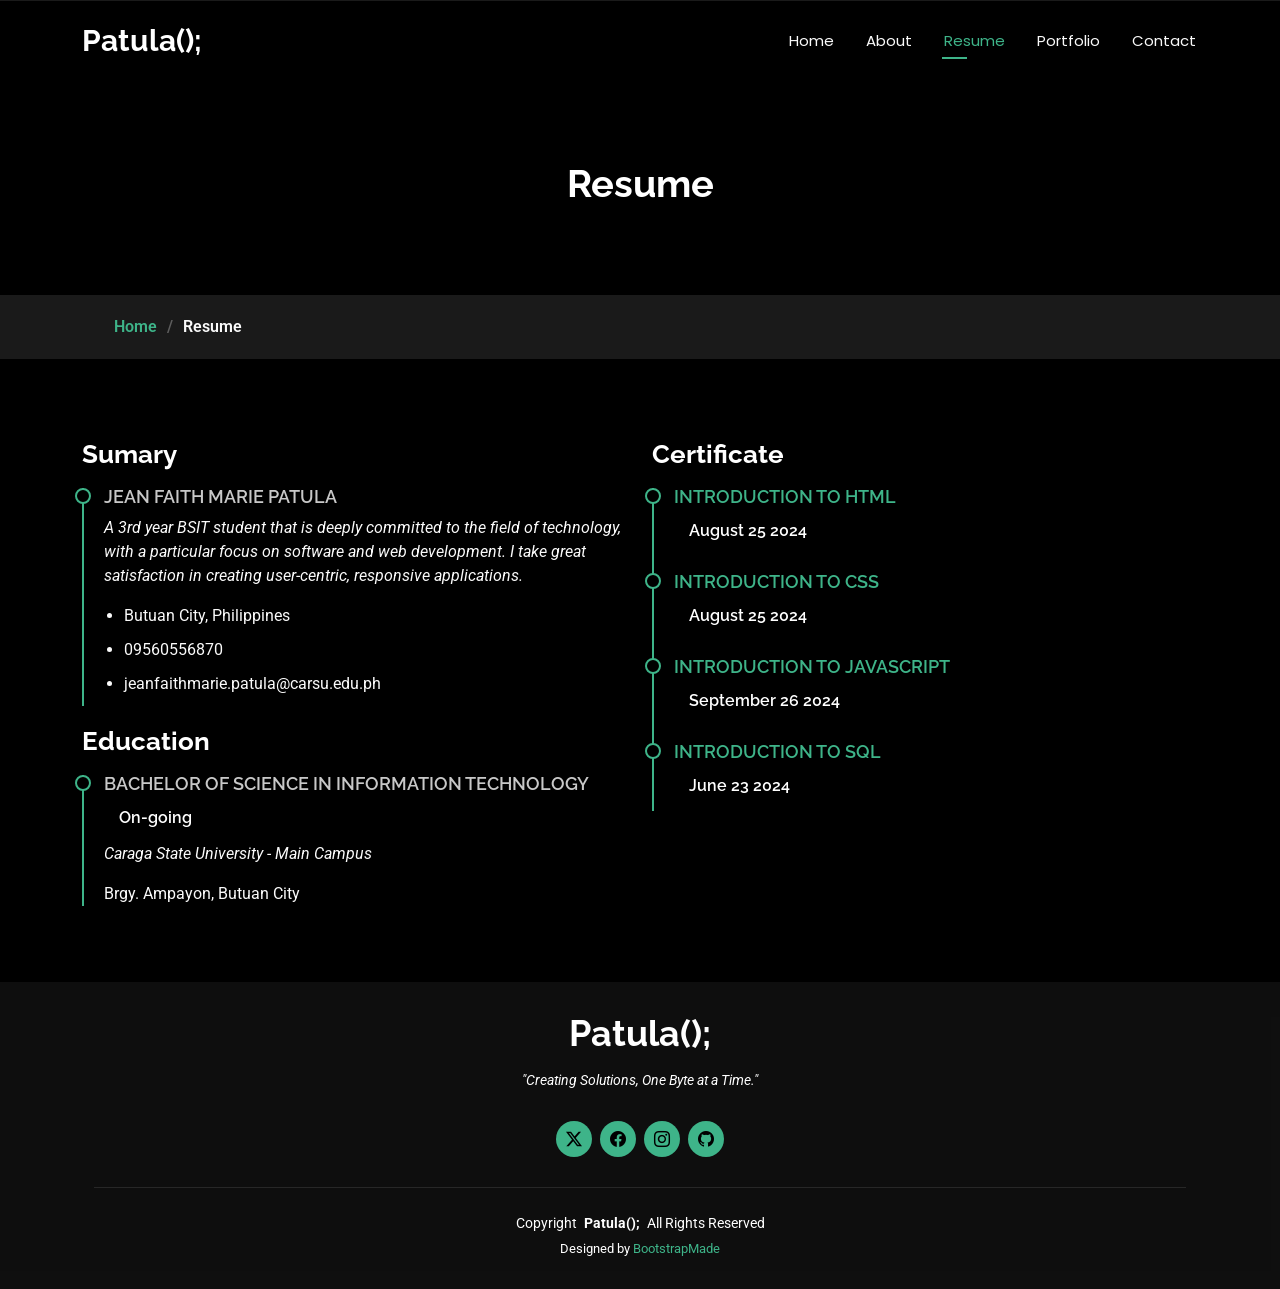
<file: resume.html>
<!DOCTYPE html>
<html lang="en">

<head>
  <meta charset="utf-8">
  <meta content="width=device-width, initial-scale=1.0" name="viewport">
  <title>Jean Faith Marie Patula | Personal Website</title>
  <meta name="description" content="">
  <meta name="keywords" content="">

 <!-- Favicons -->
<link href="assets/img/favicon.png" rel="icon">
<link href="assets/img/apple-touch-icon.png" rel="apple-touch-icon">


  <!-- Fonts -->
  <link href="https://fonts.googleapis.com" rel="preconnect">
  <link href="https://fonts.gstatic.com" rel="preconnect" crossorigin>
  <link href="https://fonts.googleapis.com/css2?family=Roboto:ital,wght@0,100;0,300;0,400;0,500;0,700;0,900;1,100;1,300;1,400;1,500;1,700;1,900&family=Poppins:ital,wght@0,100;0,200;0,300;0,400;0,500;0,600;0,700;0,800;0,900;1,100;1,200;1,300;1,400;1,500;1,600;1,700;1,800;1,900&family=Raleway:ital,wght@0,100;0,200;0,300;0,400;0,500;0,600;0,700;0,800;0,900;1,100;1,200;1,300;1,400;1,500;1,600;1,700;1,800;1,900&display=swap" rel="stylesheet">

  <!-- Vendor CSS Files -->
  <link href="assets/vendor/bootstrap/css/bootstrap.min.css" rel="stylesheet">
  <link href="assets/vendor/bootstrap-icons/bootstrap-icons.css" rel="stylesheet">
  <link href="assets/vendor/aos/aos.css" rel="stylesheet">
  <link href="assets/vendor/swiper/swiper-bundle.min.css" rel="stylesheet">
  <link href="assets/vendor/glightbox/css/glightbox.min.css" rel="stylesheet">

  <!-- Main CSS File -->
  <link href="assets/css/main.css" rel="stylesheet">

  <!-- =======================================================
  * Template Name: Personal
  * Template URL: https://bootstrapmade.com/personal-free-resume-bootstrap-template/
  * Updated: Aug 07 2024 with Bootstrap v5.3.3
  * Author: BootstrapMade.com
  * License: https://bootstrapmade.com/license/
  ======================================================== -->
</head>

<body class="resume-page">

  <header id="header" class="header d-flex align-items-center fixed-top">
    <div class="container-fluid container-xl position-relative d-flex align-items-center justify-content-between">

      <a href="index.html" class="logo d-flex align-items-center">
        <!-- Uncomment the line below if you also wish to use an image logo -->
        <!-- <img src="assets/img/logo.png" alt=""> -->
        <h1 class="sitename">Patula();</h1>
      </a>

      <nav id="navmenu" class="navmenu">
        <ul>
          <li><a href="index.html">Home</a></li>
          <li><a href="about.html">About</a></li>
          <li><a href="resume.html" class="active">Resume</a></li>
          <li><a href="portfolio.html">Portfolio</a></li>
          <!-- <li class="dropdown"><a href="#"><span>Dropdown</span> <i class="bi bi-chevron-down toggle-dropdown"></i></a>
            <ul>
              <li><a href="#">Dropdown 1</a></li>
              <li class="dropdown"><a href="#"><span>Deep Dropdown</span> <i class="bi bi-chevron-down toggle-dropdown"></i></a>
                <ul>
                  <li><a href="#">Deep Dropdown 1</a></li>
                  <li><a href="#">Deep Dropdown 2</a></li>
                  <li><a href="#">Deep Dropdown 3</a></li>
                  <li><a href="#">Deep Dropdown 4</a></li>
                  <li><a href="#">Deep Dropdown 5</a></li>
                </ul>
              </li>
              <li><a href="#">Dropdown 2</a></li>
              <li><a href="#">Dropdown 3</a></li>
              <li><a href="#">Dropdown 4</a></li>
            </ul>
          </li> -->
          <li><a href="contact.html">Contact</a></li>
        </ul>
        <i class="mobile-nav-toggle d-xl-none bi bi-list"></i>
      </nav>

    </div>
  </header>

  <main class="main">

    <!-- Page Title -->
    <div class="page-title" data-aos="fade">
      <div class="heading">
        <div class="container">
          <div class="row d-flex justify-content-center text-center">
            <div class="col-lg-8">
              <h1>Resume</h1>
            </div>
          </div>
        </div>
      </div>
      <nav class="breadcrumbs">
        <div class="container">
          <ol>
            <li><a href="index.html">Home</a></li>
            <li class="current">Resume</li>
          </ol>
        </div>
      </nav>
    </div><!-- End Page Title -->

    <!-- Resume Section -->
    <section id="resume" class="resume section">

      <div class="container">

        <div class="row">

          <div class="col-lg-6" data-aos="fade-up" data-aos-delay="100">
            <h3 class="resume-title">Sumary</h3>

            <div class="resume-item pb-0">
              <h4>Jean Faith Marie Patula</h4>
              <p><em>A 3rd year BSIT student that is deeply committed to the field of technology, with a particular focus on software and web development. I take great satisfaction in creating user-centric, responsive applications.</em></p>
              <ul>
                <li>Butuan City, Philippines</li>
                <li>09560556870</li>
                <li>jeanfaithmarie.patula@carsu.edu.ph</li>
              </ul>
            </div><!-- Edn Resume Item -->

            <h3 class="resume-title">Education</h3>
            <div class="resume-item">
              <h4>Bachelor Of Science In Information Technology</h4>
              <h5>On-going</h5>
              <p><em>Caraga State University - Main Campus</em></p>
              <p>Brgy. Ampayon, Butuan City</p>
            </div><!-- Edn Resume Item -->

          </div>

          <div class="col-lg-6" data-aos="fade-up" data-aos-delay="200">
            <h3 class="resume-title">Certificate</h3>
            <div class="resume-item">
              <h4>
                <a href="https://www.dropbox.com/scl/fi/29voe2yymbmgu73xylgy9/Introduction-To-HTML.jpg?rlkey=ky07qbiu6166x6mmr3f9mlq5z&st=uwc9sbdf&dl=0" target="_blank">Introduction To HTML</a>
              </h4>
              <h5>August 25 2024</h5>
            </div><!-- End Resume Item -->

            <div class="resume-item">
              <h4>
                <a href="https://www.dropbox.com/scl/fi/zyxvkasr6j2tadhsg2kjb/Introduction-To-CSS.jpg?rlkey=2abywih4mrn0qpaaqnuvj4scq&st=h2ig7vzp&dl=0" target="_blank">Introduction To CSS</a>
              </h4>
              <h5>August 25 2024</h5>
             
            </div><!-- End Resume Item -->
            <div class="resume-item">
              <h4>
                <a href="https://www.dropbox.com/scl/fi/v53893hg8e3jtz9ff1640/Introduction-To-JavaScript.jpg?rlkey=qfiej8s8ztkjil0l3kvi2qtzo&st=9ira2bll&dl=0" target="_blank">Introduction To JavaScript</a>
              </h4>
              <h5>September 26 2024</h5>
            </div><!-- End Resume Item -->

            <div class="resume-item">
              <h4>
                <a href="https://www.dropbox.com/scl/fi/detn4k29guuwv419qm6rd/Introduction-To-SQL.jpg?rlkey=jwjkxnrizvxct8g6t64id33h6&st=u2lee9xk&dl=0" target="_blank">Introduction To SQL</a>
              </h4>
              <h5>June 23 2024</h5>
            </div><!-- End Resume Item -->
          </div>

        </div>

      </div>

    </section><!-- /Resume Section -->

  </main>

  <footer id="footer" class="footer dark-background">
    <div class="container">
      <h3 class="sitename">Patula();</h3>
      <p>"Creating Solutions, One Byte at a Time."</p>
      <div class="social-links d-flex justify-content-center">
        <a href="https://x.com/pitpitpeytt"><i class="bi bi-twitter-x"></i></a>
        <a href="https://www.facebook.com/ikigaii3/"><i class="bi bi-facebook"></i></a>
        <a href="https://www.instagram.com/peyt_zx/"><i class="bi bi-instagram"></i></a>
        <a href="https://github.com/JFMPatula"><i class="bi bi-github"></i></a>
        
      </div>
      <div class="container">
        <div class="copyright">
          <span>Copyright</span> <strong class="px-1 sitename">Patula();</strong> <span>All Rights Reserved</span>
        </div>
        <div class="credits">
          <!-- All the links in the footer should remain intact. -->
          <!-- You can delete the links only if you've purchased the pro version. -->
          <!-- Licensing information: https://bootstrapmade.com/license/ -->
          <!-- Purchase the pro version with working PHP/AJAX contact form: [buy-url] -->
          Designed by <a href="https://bootstrapmade.com/">BootstrapMade</a>
        </div>
      </div>
    </div>
  </footer>

  <!-- Scroll Top -->
  <a href="#" id="scroll-top" class="scroll-top d-flex align-items-center justify-content-center"><i class="bi bi-arrow-up-short"></i></a>

  <!-- Preloader -->
  <div id="preloader"></div>

  <!-- Vendor JS Files -->
  <script src="assets/vendor/bootstrap/js/bootstrap.bundle.min.js"></script>
  <script src="assets/vendor/php-email-form/validate.js"></script>
  <script src="assets/vendor/aos/aos.js"></script>
  <script src="assets/vendor/typed.js/typed.umd.js"></script>
  <script src="assets/vendor/purecounter/purecounter_vanilla.js"></script>
  <script src="assets/vendor/waypoints/noframework.waypoints.js"></script>
  <script src="assets/vendor/swiper/swiper-bundle.min.js"></script>
  <script src="assets/vendor/glightbox/js/glightbox.min.js"></script>
  <script src="assets/vendor/imagesloaded/imagesloaded.pkgd.min.js"></script>
  <script src="assets/vendor/isotope-layout/isotope.pkgd.min.js"></script>

  <!-- Main JS File -->
  <script src="assets/js/main.js"></script>

</body>

</html>
</file>
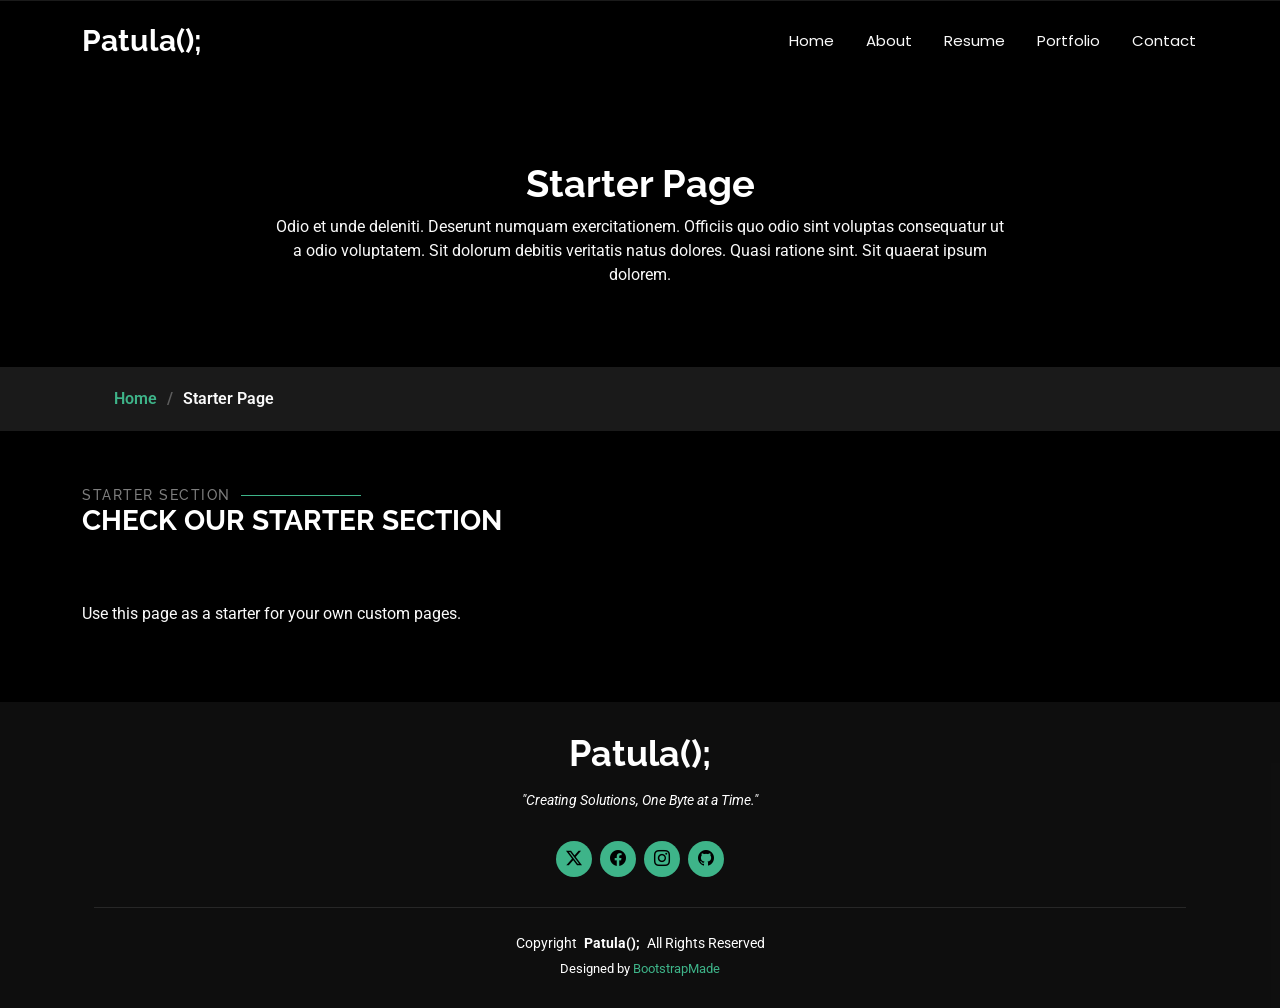
<file: starter-page.html>
<!DOCTYPE html>
<html lang="en">

<head>
  <meta charset="utf-8">
  <meta content="width=device-width, initial-scale=1.0" name="viewport">
  <title>Jean Faith Marie Patula | Personal Website</title>
  <meta name="description" content="">
  <meta name="keywords" content="">

 <!-- Favicons -->
<link href="assets/img/favicon.png" rel="icon">
<link href="assets/img/apple-touch-icon.png" rel="apple-touch-icon">


  <!-- Fonts -->
  <link href="https://fonts.googleapis.com" rel="preconnect">
  <link href="https://fonts.gstatic.com" rel="preconnect" crossorigin>
  <link href="https://fonts.googleapis.com/css2?family=Roboto:ital,wght@0,100;0,300;0,400;0,500;0,700;0,900;1,100;1,300;1,400;1,500;1,700;1,900&family=Poppins:ital,wght@0,100;0,200;0,300;0,400;0,500;0,600;0,700;0,800;0,900;1,100;1,200;1,300;1,400;1,500;1,600;1,700;1,800;1,900&family=Raleway:ital,wght@0,100;0,200;0,300;0,400;0,500;0,600;0,700;0,800;0,900;1,100;1,200;1,300;1,400;1,500;1,600;1,700;1,800;1,900&display=swap" rel="stylesheet">

  <!-- Vendor CSS Files -->
  <link href="assets/vendor/bootstrap/css/bootstrap.min.css" rel="stylesheet">
  <link href="assets/vendor/bootstrap-icons/bootstrap-icons.css" rel="stylesheet">
  <link href="assets/vendor/aos/aos.css" rel="stylesheet">
  <link href="assets/vendor/swiper/swiper-bundle.min.css" rel="stylesheet">
  <link href="assets/vendor/glightbox/css/glightbox.min.css" rel="stylesheet">

  <!-- Main CSS File -->
  <link href="assets/css/main.css" rel="stylesheet">

  <!-- =======================================================
  * Template Name: Personal
  * Template URL: https://bootstrapmade.com/personal-free-resume-bootstrap-template/
  * Updated: Aug 07 2024 with Bootstrap v5.3.3
  * Author: BootstrapMade.com
  * License: https://bootstrapmade.com/license/
  ======================================================== -->
</head>

<body class="starter-page-page">

  <header id="header" class="header d-flex align-items-center fixed-top">
    <div class="container-fluid container-xl position-relative d-flex align-items-center justify-content-between">

      <a href="index.html" class="logo d-flex align-items-center">
        <!-- Uncomment the line below if you also wish to use an image logo -->
        <!-- <img src="assets/img/logo.png" alt=""> -->
        <h1 class="sitename">Patula();</h1>
      </a>

      <nav id="navmenu" class="navmenu">
        <ul>
          <li><a href="index.html">Home</a></li>
          <li><a href="about.html">About</a></li>
          <li><a href="resume.html">Resume</a></li>
          <li><a href="portfolio.html">Portfolio</a></li>
          <!-- <li class="dropdown"><a href="#"><span>Dropdown</span> <i class="bi bi-chevron-down toggle-dropdown"></i></a>
            <ul>
              <li><a href="#">Dropdown 1</a></li>
              <li class="dropdown"><a href="#"><span>Deep Dropdown</span> <i class="bi bi-chevron-down toggle-dropdown"></i></a>
                <ul>
                  <li><a href="#">Deep Dropdown 1</a></li>
                  <li><a href="#">Deep Dropdown 2</a></li>
                  <li><a href="#">Deep Dropdown 3</a></li>
                  <li><a href="#">Deep Dropdown 4</a></li>
                  <li><a href="#">Deep Dropdown 5</a></li>
                </ul>
              </li>
              <li><a href="#">Dropdown 2</a></li>
              <li><a href="#">Dropdown 3</a></li>
              <li><a href="#">Dropdown 4</a></li>
            </ul>
          </li> -->
          <li><a href="contact.html">Contact</a></li>
        </ul>
        <i class="mobile-nav-toggle d-xl-none bi bi-list"></i>
      </nav>

    </div>
  </header>

  <main class="main">

    <!-- Page Title -->
    <div class="page-title" data-aos="fade">
      <div class="heading">
        <div class="container">
          <div class="row d-flex justify-content-center text-center">
            <div class="col-lg-8">
              <h1>Starter Page</h1>
              <p class="mb-0">Odio et unde deleniti. Deserunt numquam exercitationem. Officiis quo odio sint voluptas consequatur ut a odio voluptatem. Sit dolorum debitis veritatis natus dolores. Quasi ratione sint. Sit quaerat ipsum dolorem.</p>
            </div>
          </div>
        </div>
      </div>
      <nav class="breadcrumbs">
        <div class="container">
          <ol>
            <li><a href="index.html">Home</a></li>
            <li class="current">Starter Page</li>
          </ol>
        </div>
      </nav>
    </div><!-- End Page Title -->

    <!-- Starter Section Section -->
    <section id="starter-section" class="starter-section section">

      <!-- Section Title -->
      <div class="container section-title" data-aos="fade-up">
        <h2>Starter Section</h2>
        <div><span>Check Our</span> <span class="description-title">Starter Section</span></div>
      </div><!-- End Section Title -->

      <div class="container" data-aos="fade-up">
        <p>Use this page as a starter for your own custom pages.</p>
      </div>

    </section><!-- /Starter Section Section -->

  </main>

  <footer id="footer" class="footer dark-background">
    <div class="container">
      <h3 class="sitename">Patula();</h3>
      <p>"Creating Solutions, One Byte at a Time."</p>
      <div class="social-links d-flex justify-content-center">
        <a href="https://x.com/pitpitpeytt"><i class="bi bi-twitter-x"></i></a>
        <a href="https://www.facebook.com/ikigaii3/"><i class="bi bi-facebook"></i></a>
        <a href="https://www.instagram.com/peyt_zx/"><i class="bi bi-instagram"></i></a>
        <a href="https://github.com/JFMPatula"><i class="bi bi-github"></i></a>
        
      </div>
      <div class="container">
        <div class="copyright">
          <span>Copyright</span> <strong class="px-1 sitename">Patula();</strong> <span>All Rights Reserved</span>
        </div>
        <div class="credits">
          <!-- All the links in the footer should remain intact. -->
          <!-- You can delete the links only if you've purchased the pro version. -->
          <!-- Licensing information: https://bootstrapmade.com/license/ -->
          <!-- Purchase the pro version with working PHP/AJAX contact form: [buy-url] -->
          Designed by <a href="https://bootstrapmade.com/">BootstrapMade</a>
        </div>
      </div>
    </div>
  </footer>

  <!-- Scroll Top -->
  <a href="#" id="scroll-top" class="scroll-top d-flex align-items-center justify-content-center"><i class="bi bi-arrow-up-short"></i></a>

  <!-- Preloader -->
  <div id="preloader"></div>

  <!-- Vendor JS Files -->
  <script src="assets/vendor/bootstrap/js/bootstrap.bundle.min.js"></script>
  <script src="assets/vendor/php-email-form/validate.js"></script>
  <script src="assets/vendor/aos/aos.js"></script>
  <script src="assets/vendor/typed.js/typed.umd.js"></script>
  <script src="assets/vendor/purecounter/purecounter_vanilla.js"></script>
  <script src="assets/vendor/waypoints/noframework.waypoints.js"></script>
  <script src="assets/vendor/swiper/swiper-bundle.min.js"></script>
  <script src="assets/vendor/glightbox/js/glightbox.min.js"></script>
  <script src="assets/vendor/imagesloaded/imagesloaded.pkgd.min.js"></script>
  <script src="assets/vendor/isotope-layout/isotope.pkgd.min.js"></script>

  <!-- Main JS File -->
  <script src="assets/js/main.js"></script>

</body>

</html>
</file>
<file: assets/css/main.css>
/**
* Template Name: Personal
* Template URL: https://bootstrapmade.com/personal-free-resume-bootstrap-template/
* Updated: Aug 07 2024 with Bootstrap v5.3.3
* Author: BootstrapMade.com
* License: https://bootstrapmade.com/license/
*/

/*--------------------------------------------------------------
# Font & Color Variables
# Help: https://bootstrapmade.com/color-system/
--------------------------------------------------------------*/
/* Fonts */
:root {
  --default-font: "Roboto",  system-ui, -apple-system, "Segoe UI", Roboto, "Helvetica Neue", Arial, "Noto Sans", "Liberation Sans", sans-serif, "Apple Color Emoji", "Segoe UI Emoji", "Segoe UI Symbol", "Noto Color Emoji";
  --heading-font: "Raleway",  sans-serif;
  --nav-font: "Poppins",  sans-serif;
}

/* Global Colors - The following color variables are used throughout the website. Updating them here will change the color scheme of the entire website */
:root { 
  --background-color: #000000; /* Background color for the entire website, including individual sections */
  --default-color: #fafafa; /* Default color used for the majority of the text content across the entire website */
  --heading-color: #ffffff; /* Color for headings, subheadings and title throughout the website */
  --accent-color: #3EB489; /* Accent color that represents your brand on the website. It's used for buttons, links, and other elements that need to stand out */
  --surface-color: #1a1a1a; /* The surface color is used as a background of boxed elements within sections, such as cards, icon boxes, or other elements that require a visual separation from the global background. */
  --contrast-color: #000000; /* Contrast color for text, ensuring readability against backgrounds of accent, heading, or default colors. */
}

/* Nav Menu Colors - The following color variables are used specifically for the navigation menu. They are separate from the global colors to allow for more customization options */
:root {
  --nav-color: #fafafa;  /* The default color of the main navmenu links */
  --nav-hover-color: #3EB489; /* Applied to main navmenu links when they are hovered over or active */
  --nav-mobile-background-color: #1a1a1a; /* Used as the background color for mobile navigation menu */
  --nav-dropdown-background-color: #1a1a1a; /* Used as the background color for dropdown items that appear when hovering over primary navigation items */
  --nav-dropdown-color: #fafafa; /* Used for navigation links of the dropdown items in the navigation menu. */
  --nav-dropdown-hover-color: #3EB489; /* Similar to --nav-hover-color, this color is applied to dropdown navigation links when they are hovered over. */
}

/* Color Presets - These classes override global colors when applied to any section or element, providing reuse of the sam color scheme. */

.light-background {
  --background-color: #1a1a1a;
  --surface-color: #343434;
}

.dark-background {
  --background-color: rgba(15, 15, 15, 0.975);
  --default-color: #ffffff;
  --heading-color: #ffffff;
  --surface-color: #292929f9;
  --contrast-color: #000000;
}

/* Smooth scroll */
:root {
  scroll-behavior: smooth;
}

/*--------------------------------------------------------------
# General Styling & Shared Classes
--------------------------------------------------------------*/
body {
  color: var(--default-color);
  background-color: var(--background-color);
  font-family: var(--default-font);
}

a {
  color: var(--accent-color);
  text-decoration: none;
  transition: 0.3s;
}

a:hover {
  color: color-mix(in srgb, var(--accent-color), transparent 25%);
  text-decoration: none;
}

h1,
h2,
h3,
h4,
h5,
h6 {
  color: var(--heading-color);
  font-family: var(--heading-font);
}

/* PHP Email Form Messages
------------------------------*/
.php-email-form .error-message {
  display: none;
  background: #df1529;
  color: #ffffff;
  text-align: left;
  padding: 15px;
  margin-bottom: 24px;
  font-weight: 600;
}

.php-email-form .sent-message {
  display: none;
  color: #ffffff;
  background: #059652;
  text-align: center;
  padding: 15px;
  margin-bottom: 24px;
  font-weight: 600;
}

.php-email-form .loading {
  display: none;
  background: var(--surface-color);
  text-align: center;
  padding: 15px;
  margin-bottom: 24px;
}

.php-email-form .loading:before {
  content: "";
  display: inline-block;
  border-radius: 50%;
  width: 24px;
  height: 24px;
  margin: 0 10px -6px 0;
  border: 3px solid var(--accent-color);
  border-top-color: var(--surface-color);
  animation: php-email-form-loading 1s linear infinite;
}

@keyframes php-email-form-loading {
  0% {
    transform: rotate(0deg);
  }

  100% {
    transform: rotate(360deg);
  }
}

/*--------------------------------------------------------------
# Global Header
--------------------------------------------------------------*/
.header {
  --background-color: rgba(0, 0, 0, 0);
  color: var(--default-color);
  background-color: var(--background-color);
  padding: 15px 0;
  transition: all 0.5s;
  z-index: 997;
}

.header .logo {
  line-height: 1;
}

.header .logo img {
  max-height: 32px;
  margin-right: 8px;
}

.header .logo h1 {
  font-size: 30px;
  margin: 0;
  font-weight: 700;
  color: var(--heading-color);
}

.scrolled .header {
  box-shadow: 0px 0 18px rgba(0, 0, 0, 0.1);
}

/* Global Header on Scroll
------------------------------*/
.scrolled .header {
  --background-color: rgba(0, 0, 0, 0.8);
}

/*--------------------------------------------------------------
# Navigation Menu
--------------------------------------------------------------*/
/* Desktop Navigation */
@media (min-width: 1200px) {
  .navmenu {
    padding: 0;
  }

  .navmenu ul {
    margin: 0;
    padding: 0;
    display: flex;
    list-style: none;
    align-items: center;
  }

  .navmenu li {
    position: relative;
  }

  .navmenu>ul>li {
    white-space: nowrap;
    padding: 15px 14px;
  }

  .navmenu>ul>li:last-child {
    padding-right: 0;
  }

  .navmenu a,
  .navmenu a:focus {
    color: var(--nav-color);
    font-size: 15px;
    padding: 0 2px;
    font-family: var(--nav-font);
    font-weight: 400;
    display: flex;
    align-items: center;
    justify-content: space-between;
    white-space: nowrap;
    transition: 0.3s;
    position: relative;
  }

  .navmenu a i,
  .navmenu a:focus i {
    font-size: 12px;
    line-height: 0;
    margin-left: 5px;
    transition: 0.3s;
  }

  .navmenu>ul>li>a:before {
    content: "";
    position: absolute;
    height: 2px;
    bottom: -6px;
    left: 0;
    background-color: var(--nav-hover-color);
    visibility: hidden;
    width: 0px;
    transition: all 0.3s ease-in-out 0s;
  }

  .navmenu a:hover:before,
  .navmenu li:hover>a:before,
  .navmenu .active:before {
    visibility: visible;
    width: 25px;
  }

  .navmenu li:hover>a,
  .navmenu .active,
  .navmenu .active:focus {
    color: var(--nav-hover-color);
  }

  .navmenu .dropdown ul {
    margin: 0;
    padding: 10px 0;
    background: var(--nav-dropdown-background-color);
    display: block;
    position: absolute;
    visibility: hidden;
    left: 14px;
    top: 130%;
    opacity: 0;
    transition: 0.3s;
    border-radius: 4px;
    z-index: 99;
    box-shadow: 0px 0px 30px rgba(0, 0, 0, 0.1);
  }

  .navmenu .dropdown ul li {
    min-width: 200px;
  }

  .navmenu .dropdown ul a {
    padding: 10px 20px;
    font-size: 15px;
    text-transform: none;
    color: var(--nav-dropdown-color);
  }

  .navmenu .dropdown ul a i {
    font-size: 12px;
  }

  .navmenu .dropdown ul a:hover,
  .navmenu .dropdown ul .active:hover,
  .navmenu .dropdown ul li:hover>a {
    color: var(--nav-dropdown-hover-color);
  }

  .navmenu .dropdown:hover>ul {
    opacity: 1;
    top: 100%;
    visibility: visible;
  }

  .navmenu .dropdown .dropdown ul {
    top: 0;
    left: -90%;
    visibility: hidden;
  }

  .navmenu .dropdown .dropdown:hover>ul {
    opacity: 1;
    top: 0;
    left: -100%;
    visibility: visible;
  }
}

/* Mobile Navigation */
@media (max-width: 1199px) {
  .mobile-nav-toggle {
    color: var(--nav-color);
    font-size: 28px;
    line-height: 0;
    margin-right: 10px;
    cursor: pointer;
    transition: color 0.3s;
  }

  .navmenu {
    padding: 0;
    z-index: 9997;
  }

  .navmenu ul {
    display: none;
    list-style: none;
    position: absolute;
    inset: 60px 20px 20px 20px;
    padding: 10px 0;
    margin: 0;
    border-radius: 6px;
    background-color: var(--nav-mobile-background-color);
    border: 1px solid color-mix(in srgb, var(--default-color), transparent 90%);
    box-shadow: none;
    overflow-y: auto;
    transition: 0.3s;
    z-index: 9998;
  }

  .navmenu a,
  .navmenu a:focus {
    color: var(--nav-dropdown-color);
    padding: 10px 20px;
    font-family: var(--nav-font);
    font-size: 17px;
    font-weight: 500;
    display: flex;
    align-items: center;
    justify-content: space-between;
    white-space: nowrap;
    transition: 0.3s;
  }

  .navmenu a i,
  .navmenu a:focus i {
    font-size: 12px;
    line-height: 0;
    margin-left: 5px;
    width: 30px;
    height: 30px;
    display: flex;
    align-items: center;
    justify-content: center;
    border-radius: 50%;
    transition: 0.3s;
    background-color: color-mix(in srgb, var(--accent-color), transparent 90%);
  }

  .navmenu a i:hover,
  .navmenu a:focus i:hover {
    background-color: var(--accent-color);
    color: var(--contrast-color);
  }

  .navmenu a:hover,
  .navmenu .active,
  .navmenu .active:focus {
    color: var(--nav-dropdown-hover-color);
  }

  .navmenu .active i,
  .navmenu .active:focus i {
    background-color: var(--accent-color);
    color: var(--contrast-color);
    transform: rotate(180deg);
  }

  .navmenu .dropdown ul {
    position: static;
    display: none;
    z-index: 99;
    padding: 10px 0;
    margin: 10px 20px;
    background-color: var(--nav-dropdown-background-color);
    transition: all 0.5s ease-in-out;
  }

  .navmenu .dropdown ul ul {
    background-color: rgba(33, 37, 41, 0.1);
  }

  .navmenu .dropdown>.dropdown-active {
    display: block;
    background-color: rgba(33, 37, 41, 0.03);
  }

  .mobile-nav-active {
    overflow: hidden;
  }

  .mobile-nav-active .mobile-nav-toggle {
    color: #fff;
    position: absolute;
    font-size: 32px;
    top: 15px;
    right: 15px;
    margin-right: 0;
    z-index: 9999;
  }

  .mobile-nav-active .navmenu {
    position: fixed;
    overflow: hidden;
    inset: 0;
    background: rgba(33, 37, 41, 0.8);
    transition: 0.3s;
  }

  .mobile-nav-active .navmenu>ul {
    display: block;
  }
}

/*--------------------------------------------------------------
# Global Footer
--------------------------------------------------------------*/
.footer {
  color: var(--default-color);
  background-color: var(--background-color);
  font-size: 14px;
  text-align: center;
  padding: 30px 0;
  position: relative;
}

.footer h3 {
  font-size: 36px;
  font-weight: 700;
  position: relative;
  padding: 0;
  margin: 0 0 15px 0;
}

.footer p {
  font-size: 15;
  font-style: italic;
  padding: 0;
  margin: 0 0 30px 0;
}

.footer .social-links {
  margin: 0 0 30px 0;
}

.footer .social-links a {
  font-size: 16px;
  display: flex;
  align-items: center;
  justify-content: center;
  background: var(--accent-color);
  color: var(--contrast-color);
  line-height: 1;
  margin: 0 4px;
  border-radius: 50%;
  text-align: center;
  width: 36px;
  height: 36px;
  transition: 0.3s;
}

.footer .social-links a:hover {
  background: color-mix(in srgb, var(--accent-color), transparent 20%);
  text-decoration: none;
}

.footer .copyright {
  padding-top: 25px;
  border-top: 1px solid color-mix(in srgb, var(--default-color), transparent 90%);
}

.footer .credits {
  font-size: 13px;
  padding-top: 5px;
}

/*--------------------------------------------------------------
# Preloader
--------------------------------------------------------------*/
#preloader {
  position: fixed;
  inset: 0;
  z-index: 999999;
  overflow: hidden;
  background: var(--background-color);
  transition: all 0.6s ease-out;
}

#preloader:before {
  content: "";
  position: fixed;
  top: calc(50% - 30px);
  left: calc(50% - 30px);
  border: 6px solid #ffffff;
  border-color: var(--accent-color) transparent var(--accent-color) transparent;
  border-radius: 50%;
  width: 60px;
  height: 60px;
  animation: animate-preloader 1.5s linear infinite;
}

@keyframes animate-preloader {
  0% {
    transform: rotate(0deg);
  }

  100% {
    transform: rotate(360deg);
  }
}

/*--------------------------------------------------------------
# Scroll Top Button
--------------------------------------------------------------*/
.scroll-top {
  position: fixed;
  visibility: hidden;
  opacity: 0;
  right: 15px;
  bottom: -15px;
  z-index: 99999;
  background-color: var(--accent-color);
  width: 44px;
  height: 44px;
  border-radius: 50px;
  transition: all 0.4s;
}

.scroll-top i {
  font-size: 24px;
  color: var(--contrast-color);
  line-height: 0;
}

.scroll-top:hover {
  background-color: color-mix(in srgb, var(--accent-color), transparent 20%);
  color: var(--contrast-color);
}

.scroll-top.active {
  visibility: visible;
  opacity: 1;
  bottom: 15px;
}

/*--------------------------------------------------------------
# Disable aos animation delay on mobile devices
--------------------------------------------------------------*/
@media screen and (max-width: 768px) {
  [data-aos-delay] {
    transition-delay: 0 !important;
  }
}

/*--------------------------------------------------------------
# Global Page Titles & Breadcrumbs
--------------------------------------------------------------*/
.page-title {
  color: var(--default-color);
  background-color: var(--background-color);
  position: relative;
}

.page-title .heading {
  padding: 160px 0 80px 0;
  border-top: 1px solid color-mix(in srgb, var(--default-color), transparent 90%);
}

.page-title .heading h1 {
  font-size: 38px;
  font-weight: 700;
}

.page-title nav {
  background-color: color-mix(in srgb, var(--default-color), transparent 90%);
  padding: 20px 0;
}

.page-title nav ol {
  display: flex;
  flex-wrap: wrap;
  list-style: none;
  margin: 0;
  font-size: 16px;
  font-weight: 600;
}

.page-title nav ol li+li {
  padding-left: 10px;
}

.page-title nav ol li+li::before {
  content: "/";
  display: inline-block;
  padding-right: 10px;
  color: color-mix(in srgb, var(--default-color), transparent 70%);
}

/*--------------------------------------------------------------
# Global Sections
--------------------------------------------------------------*/
section,
.section {
  color: var(--default-color);
  background-color: var(--background-color);
  padding: 60px 0;
  scroll-margin-top: 100px;
  overflow: clip;
}

@media (max-width: 1199px) {

  section,
  .section {
    scroll-margin-top: 66px;
  }
}

/*--------------------------------------------------------------
# Global Section Titles
--------------------------------------------------------------*/
.section-title {
  padding-bottom: 60px;
  position: relative;
}

.section-title h2 {
  font-size: 14px;
  font-weight: 500;
  padding: 0;
  line-height: 1px;
  margin: 0;
  letter-spacing: 1.5px;
  text-transform: uppercase;
  color: color-mix(in srgb, var(--default-color), transparent 50%);
  position: relative;
}

.section-title h2::after {
  content: "";
  width: 120px;
  height: 1px;
  display: inline-block;
  background: var(--accent-color);
  margin: 4px 10px;
}

.section-title div {
  color: var(--heading-color);
  margin: 0;
  margin: 0;
  font-size: 28px;
  font-weight: 700;
  text-transform: uppercase;
  font-family: var(--heading-font);
}

/*--------------------------------------------------------------
# Hero Section
--------------------------------------------------------------*/
.hero {
  width: 100%;
  min-height: 100vh;
  position: relative;
  padding: 80px 0;
  display: flex;
  align-items: center;
  justify-content: center;
}

.hero img {
  position: absolute;
  inset: 0;
  display: block;
  width: 100%;
  height: 100%;
  object-fit: cover;
  z-index: 1;
}

.hero .container {
  position: relative;
  z-index: 3;
}

.hero h2 {
  margin: 0;
  font-size: 64px;
  font-weight: 700;
}

.hero p {
  margin: 5px 0 0 0;
  font-size: 26px;
}

.hero p span {
  letter-spacing: 1px;
  border-bottom: 2px solid var(--accent-color);
}

.hero .social-links {
  margin-top: 25px;
}

.hero .social-links a {
  background-color: color-mix(in srgb, var(--default-color), transparent 90%);
  color: var(--default-color);
  font-size: 14px;
  width: 40px;
  height: 40px;
  border-radius: 50px;
  display: inline-flex;
  align-items: center;
  justify-content: center;
  margin-right: 20px;
  transition: 0.3s;
}

.hero .social-links a:hover {
  background-color: var(--accent-color);
}

@media (max-width: 768px) {
  .hero h2 {
    font-size: 32px;
  }

  .hero p {
    font-size: 20px;
  }
}

/*--------------------------------------------------------------
# About Section
--------------------------------------------------------------*/
.about .content h2 {
  font-weight: 700;
  font-size: 24px;
}

.about .content ul {
  list-style: none;
  padding: 0;
}

.about .content ul li {
  margin-bottom: 20px;
  display: flex;
  align-items: center;
}

.about .content ul strong {
  margin-right: 10px;
}

.about .content ul i {
  font-size: 16px;
  margin-right: 5px;
  color: var(--accent-color);
  line-height: 0;
}

/*--------------------------------------------------------------
# Stats Section
--------------------------------------------------------------*/
.stats i {
  background-color: var(--surface-color);
  color: var(--accent-color);
  box-shadow: 0px 2px 25px rgba(0, 0, 0, 0.1);
  width: 54px;
  height: 54px;
  font-size: 24px;
  border-radius: 50px;
  border: 2px solid var(--background-color);
  display: inline-flex;
  align-items: center;
  justify-content: center;
  position: relative;
  z-index: 1;
}

.stats .stats-item {
  background-color: var(--surface-color);
  margin-top: -27px;
  padding: 30px 30px 25px 30px;
  width: 100%;
  position: relative;
  text-align: center;
  box-shadow: 0px 2px 35px rgba(0, 0, 0, 0.1);
  border-radius: 4px;
  z-index: 0;
}

.stats .stats-item span {
  font-size: 36px;
  display: block;
  font-weight: 700;
  color: color-mix(in srgb, var(--default-color), transparent 20%);
}

.stats .stats-item p {
  padding: 0;
  margin: 0;
  font-family: var(--heading-font);
  font-size: 16px;
}

/*--------------------------------------------------------------
# Skills Section
--------------------------------------------------------------*/
.skills .progress {
  height: 60px;
  display: block;
  background: none;
  border-radius: 0;
}

.skills .progress .skill {
  color: var(--heading-color);
  padding: 0;
  margin: 0 0 6px 0;
  text-transform: uppercase;
  display: block;
  font-weight: 600;
  font-family: var(--heading-font);
}

.skills .progress .skill .val {
  float: right;
  font-style: normal;
}

.skills .progress-bar-wrap {
  background: color-mix(in srgb, var(--default-color), transparent 90%);
  height: 10px;
}

.skills .progress-bar {
  width: 1px;
  height: 10px;
  transition: 0.9s;
  background-color: var(--accent-color);
}

/*--------------------------------------------------------------
# Interests Section
--------------------------------------------------------------*/
.interests .features-item {
  background-color: var(--surface-color);
  display: flex;
  align-items: center;
  padding: 20px;
  transition: 0.3s;
  border: 1px solid color-mix(in srgb, var(--default-color), transparent 90%);
  position: relative;
}

.interests .features-item i {
  font-size: 32px;
  padding-right: 10px;
  line-height: 0;
}

.interests .features-item h3 {
  font-weight: 700;
  margin: 0;
  padding: 0;
  line-height: 1;
  font-size: 16px;
}

.interests .features-item h3 a {
  color: var(--heading-color);
  transition: 0.3s;
}

.interests .features-item:hover {
  border-color: var(--accent-color);
}

.interests .features-item:hover h3 a {
  color: var(--accent-color);
}


/*--------------------------------------------------------------
# Resume Section
--------------------------------------------------------------*/
.resume .resume-title {
  color: var(--heading-color);
  font-size: 26px;
  font-weight: 700;
  margin-top: 20px;
  margin-bottom: 20px;
}

.resume .resume-item {
  padding: 0 0 20px 20px;
  margin-top: -2px;
  border-left: 2px solid var(--accent-color);
  position: relative;
}

.resume .resume-item h4 {
  line-height: 18px;
  font-size: 18px;
  font-weight: 600;
  text-transform: uppercase;
  color: color-mix(in srgb, var(--default-color), transparent 20%);
  margin-bottom: 10px;
}

.resume .resume-item h5 {
  font-size: 16px;
  padding: 5px 15px;
  display: inline-block;
  font-weight: 600;
  margin-bottom: 10px;
}

.resume .resume-item ul {
  padding-left: 20px;
}

.resume .resume-item ul li {
  padding-bottom: 10px;
}

.resume .resume-item:last-child {
  padding-bottom: 0;
}

.resume .resume-item::before {
  content: "";
  position: absolute;
  width: 16px;
  height: 16px;
  border-radius: 50px;
  left: -9px;
  top: 0;
  background: var(--background-color);
  border: 2px solid var(--accent-color);
}


/*--------------------------------------------------------------
# Portfolio Section
--------------------------------------------------------------*/
.portfolio .portfolio-filters {
  padding: 0;
  margin: 0 auto 20px auto;
  list-style: none;
  text-align: center;
}

.portfolio .portfolio-filters li {
  cursor: pointer;
  display: inline-block;
  padding: 0;
  font-size: 18px;
  font-weight: 500;
  margin: 0 10px;
  line-height: 1;
  margin-bottom: 5px;
  transition: all 0.3s ease-in-out;
}

.portfolio .portfolio-filters li:hover,
.portfolio .portfolio-filters li.filter-active {
  color: var(--accent-color);
}

.portfolio .portfolio-filters li:first-child {
  margin-left: 0;
}

.portfolio .portfolio-filters li:last-child {
  margin-right: 0;
}

@media (max-width: 575px) {
  .portfolio .portfolio-filters li {
    font-size: 14px;
    margin: 0 5px;
  }
}

.portfolio .portfolio-content {
  position: relative;
  overflow: hidden;
}

.portfolio .portfolio-content img {
  transition: 0.3s;
}

.portfolio .portfolio-content .portfolio-info {
  opacity: 0;
  position: absolute;
  inset: 0;
  z-index: 3;
  transition: all ease-in-out 0.3s;
  background: rgba(0, 0, 0, 0.6);
  padding: 15px;
}

.portfolio .portfolio-content .portfolio-info h4 {
  font-size: 14px;
  padding: 5px 10px;
  font-weight: 400;
  color: #ffffff;
  display: inline-block;
  background-color: var(--accent-color);
}

.portfolio .portfolio-content .portfolio-info p {
  position: absolute;
  bottom: 10px;
  text-align: center;
  display: inline-block;
  left: 0;
  right: 0;
  font-size: 16px;
  font-weight: 600;
  color: rgba(255, 255, 255, 0.8);
}

.portfolio .portfolio-content .portfolio-info .preview-link,
.portfolio .portfolio-content .portfolio-info .details-link {
  position: absolute;
  left: calc(50% - 40px);
  font-size: 26px;
  top: calc(50% - 14px);
  color: #fff;
  transition: 0.3s;
  line-height: 1.2;
}

.portfolio .portfolio-content .portfolio-info .preview-link:hover,
.portfolio .portfolio-content .portfolio-info .details-link:hover {
  color: var(--accent-color);
}

.portfolio .portfolio-content .portfolio-info .details-link {
  left: 50%;
  font-size: 34px;
  line-height: 0;
}

.portfolio .portfolio-content:hover .portfolio-info {
  opacity: 1;
}

.portfolio .portfolio-content:hover img {
  transform: scale(1.1);
}

/*--------------------------------------------------------------
# Portfolio Details Section
--------------------------------------------------------------*/
.portfolio-details .portfolio-details-slider img {
  width: 100%;
}

.portfolio-details .portfolio-details-slider .swiper-pagination {
  margin-top: 20px;
  position: relative;
}

.portfolio-details .portfolio-details-slider .swiper-pagination .swiper-pagination-bullet {
  width: 12px;
  height: 12px;
  background-color: color-mix(in srgb, var(--default-color), transparent 85%);
  opacity: 1;
}

.portfolio-details .portfolio-details-slider .swiper-pagination .swiper-pagination-bullet-active {
  background-color: var(--accent-color);
}

.portfolio-details .portfolio-info {
  background-color: var(--surface-color);
  padding: 30px;
  box-shadow: 0px 0 30px rgba(0, 0, 0, 0.1);
}

.portfolio-details .portfolio-info h3 {
  font-size: 22px;
  font-weight: 700;
  margin-bottom: 20px;
  padding-bottom: 20px;
  border-bottom: 1px solid color-mix(in srgb, var(--default-color), transparent 85%);
}

.portfolio-details .portfolio-info ul {
  list-style: none;
  padding: 0;
  font-size: 15px;
}

.portfolio-details .portfolio-info ul li+li {
  margin-top: 10px;
}

.portfolio-details .portfolio-description {
  padding-top: 30px;
}

.portfolio-details .portfolio-description h2 {
  font-size: 26px;
  font-weight: 700;
  margin-bottom: 20px;
}

.portfolio-details .portfolio-description p {
  padding: 0;
  color: color-mix(in srgb, var(--default-color), transparent 30%);
}

/*--------------------------------------------------------------
# Starter Section Section
--------------------------------------------------------------*/
.starter-section {
  /* Add your styles here */
}

/*--------------------------------------------------------------
# Contact Section
--------------------------------------------------------------*/
.contact .info-item {
  box-shadow: 0px 0px 20px rgba(0, 0, 0, 0.1);
  padding: 20px 30px;
}

.contact .info-item .icon {
  color: var(--contrast-color);
  background-color: var(--accent-color);
  width: 56px;
  height: 56px;
  font-size: 24px;
  display: flex;
  justify-content: center;
  align-items: center;
  transition: all 0.3s ease-in-out;
  border-radius: 50%;
  margin-right: 15px;
}

.contact .info-item h3 {
  font-size: 18px;
  font-weight: 700;
  margin: 0 0 2px 0;
}

.contact .info-item p {
  padding: 0;
  margin-bottom: 0;
  font-size: 14px;
}

.contact .info-item .social-links a {
  font-size: 24px;
  display: inline-block;
  line-height: 1;
  margin: 4px 6px 0 0;
  transition: 0.3s;
  color: color-mix(in srgb, var(--default-color), transparent 50%);
}

.contact .info-item .social-links a:hover {
  color: var(--accent-color);
}

.contact .php-email-form {
  box-shadow: 0px 0px 20px rgba(0, 0, 0, 0.1);
  padding: 30px;
  margin-top: 30px;
}

@media (max-width: 575px) {
  .contact .php-email-form {
    padding: 20px;
  }
}

.contact .php-email-form input[type=text],
.contact .php-email-form input[type=email],
.contact .php-email-form textarea {
  color: var(--default-color);
  background-color: color-mix(in srgb, var(--background-color), transparent 50%);
  border-color: color-mix(in srgb, var(--default-color), transparent 80%);
  font-size: 14px;
  padding: 10px 15px;
  box-shadow: none;
  border-radius: 0;
}

.contact .php-email-form input[type=text]:focus,
.contact .php-email-form input[type=email]:focus,
.contact .php-email-form textarea:focus {
  border-color: var(--accent-color);
}

.contact .php-email-form input[type=text]::placeholder,
.contact .php-email-form input[type=email]::placeholder,
.contact .php-email-form textarea::placeholder {
  color: color-mix(in srgb, var(--default-color), transparent 70%);
}

.contact .php-email-form button[type=submit] {
  color: var(--contrast-color);
  background: var(--accent-color);
  border: 0;
  padding: 10px 30px;
  transition: 0.4s;
  border-radius: 50px;
}

.contact .php-email-form button[type=submit]:hover {
  background: color-mix(in srgb, var(--accent-color), transparent 20%);
}
</file>
